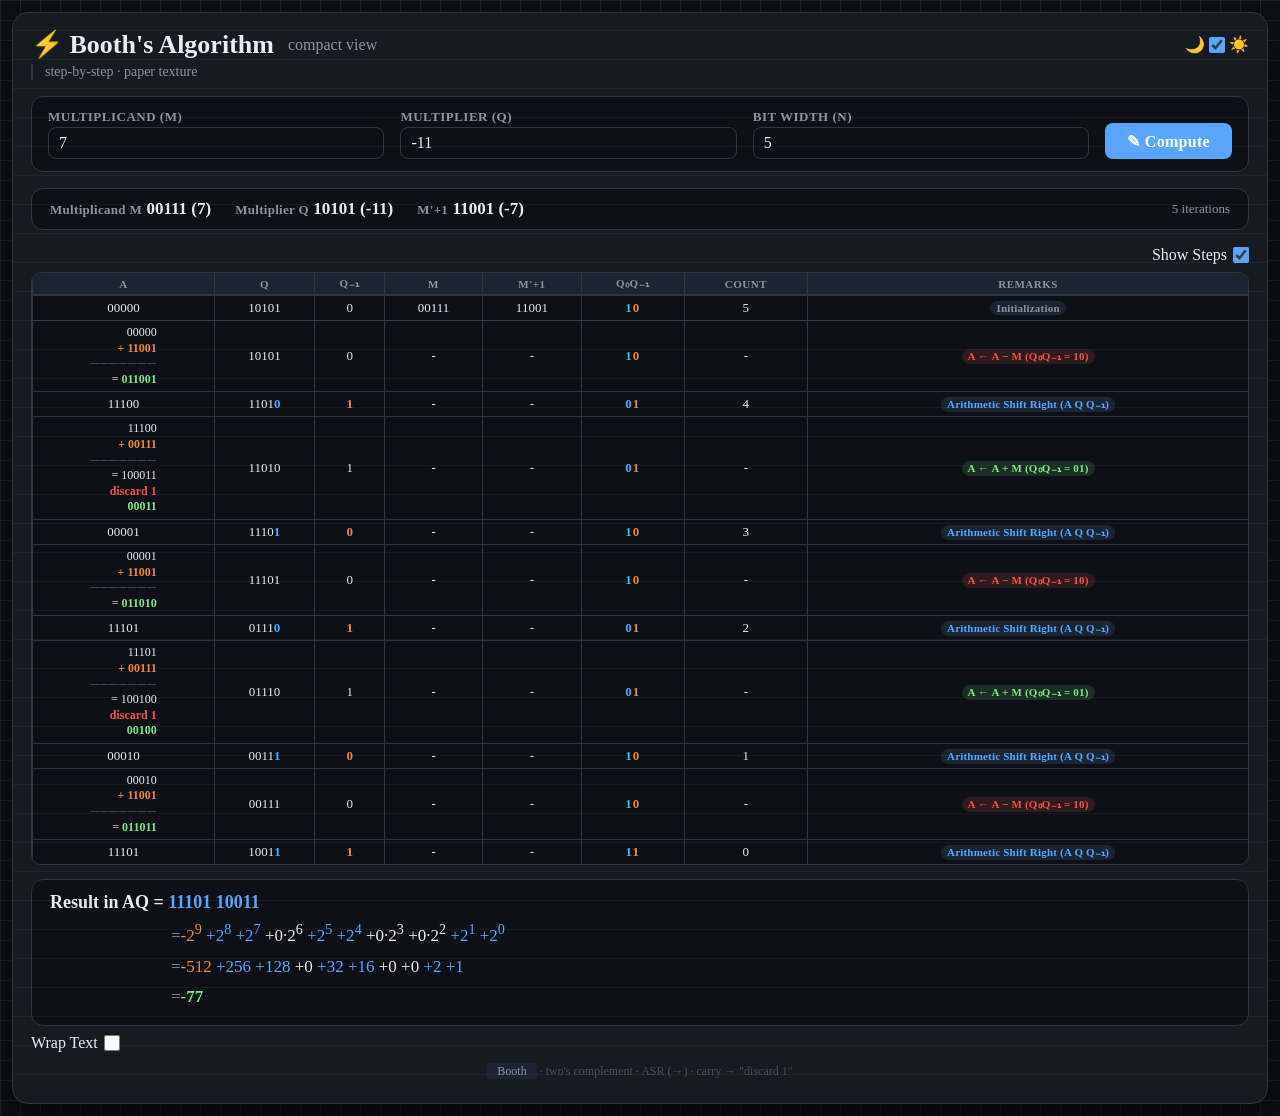
<file: index.html>
<!DOCTYPE html>
<html lang="en">
<head>
    <meta charset="UTF-8" />
    <meta name="viewport" content="width=device-width, initial-scale=1.0" />
    <title>Booth's Algorithm · Compact</title>
    <link rel="stylesheet" href="style.css" />
</head>
<body>

    <div class="container" id="container">
        <!-- ─── HEADER ─── -->
        <div class="header">
            <h1>⚡ Booth's Algorithm <small>compact view</small></h1>
            <div style="display: flex; gap: 12px; align-items: center; flex-wrap: wrap;">
                <div class="theme-toggle">
                    <label for="themeToggle" style="cursor: pointer;">🌙</label>
                    <input type="checkbox" id="themeToggle" checked />
                    <label for="themeToggle" style="cursor: pointer;">☀️</label>
                </div>
            </div>
        </div>
        <div class="subhead">step‑by‑step · paper texture</div>

        <!-- ─── INPUT ─── -->
        <div class="input-grid">
            <div class="input-group">
                <label for="multiplicand">Multiplicand (M)</label>
                <input type="number" id="multiplicand" value="7" step="1" />
            </div>
            <div class="input-group">
                <label for="multiplier">Multiplier (Q)</label>
                <input type="number" id="multiplier" value="-11" step="1" />
            </div>
            <div class="input-group">
                <label for="bitWidth">Bit width (n)</label>
                <input type="number" id="bitWidth" value="5" min="2" max="16" step="1" />
            </div>
            <button class="btn-calc" id="calcBtn">✎ Compute</button>
        </div>

        <div class="message" id="message"></div>

        <!-- ─── SUMMARY ─── -->
        <div class="result-summary" id="resultSummary" style="display:none;">
            <div>
                <span class="label">Multiplicand M</span>
                <span class="value" id="displayM">—</span>
            </div>
            <div>
                <span class="label">Multiplier Q</span>
                <span class="value" id="displayQ">—</span>
            </div>
            <div>
                <span class="label">M'+1</span>
                <span class="value" id="displayM1">—</span>
            </div>
            <div style="margin-left:auto; font-size:13px; color:var(--text-muted); font-family:'Caveat',cursive;">
                <span id="iterCount"></span> iterations
            </div>
        </div>

        <!-- ─── TABLE CONTROLS ─── -->
        <div class="table-controls" id="tableControls" style="display:none;">
            <div class="toggle-wrapper">
                <label for="showStepsToggle" style="cursor: pointer;">Show Steps</label>
                <input type="checkbox" id="showStepsToggle" checked />
            </div>
        </div>

        <!-- ─── TABLE ─── -->
        <div class="table-wrap" id="tableWrap" style="display:none;">
            <table>
                <thead>
                    <tr>
                        <th>A</th>
                        <th>Q</th>
                        <th>Q₋₁</th>
                        <th>M</th>
                        <th>M'+1</th>
                        <th>Q₀Q₋₁</th>
                        <th>count</th>
                        <th>Remarks</th>
                    </tr>
                </thead>
                <tbody id="tableBody"></tbody>
            </table>
        </div>

        <!-- ─── FINAL EXPANSION ─── -->
        <div id="finalExpansion" style="display:none;" class="final-expansion"></div>

        <!-- ─── RESULT CONTROLS ─── -->
        <div class="result-controls" id="resultControls" style="display:none;">
            <div class="toggle-wrapper">
                <label for="wrapToggle" style="cursor: pointer;">Wrap Text</label>
                <input type="checkbox" id="wrapToggle" />
            </div>
        </div>

        <div class="footnote"><code>Booth</code> · two's complement · ASR (→) · carry → "discard 1"</div>
    </div>

    <script src="script.js"></script>
</body>
</html>
</file>
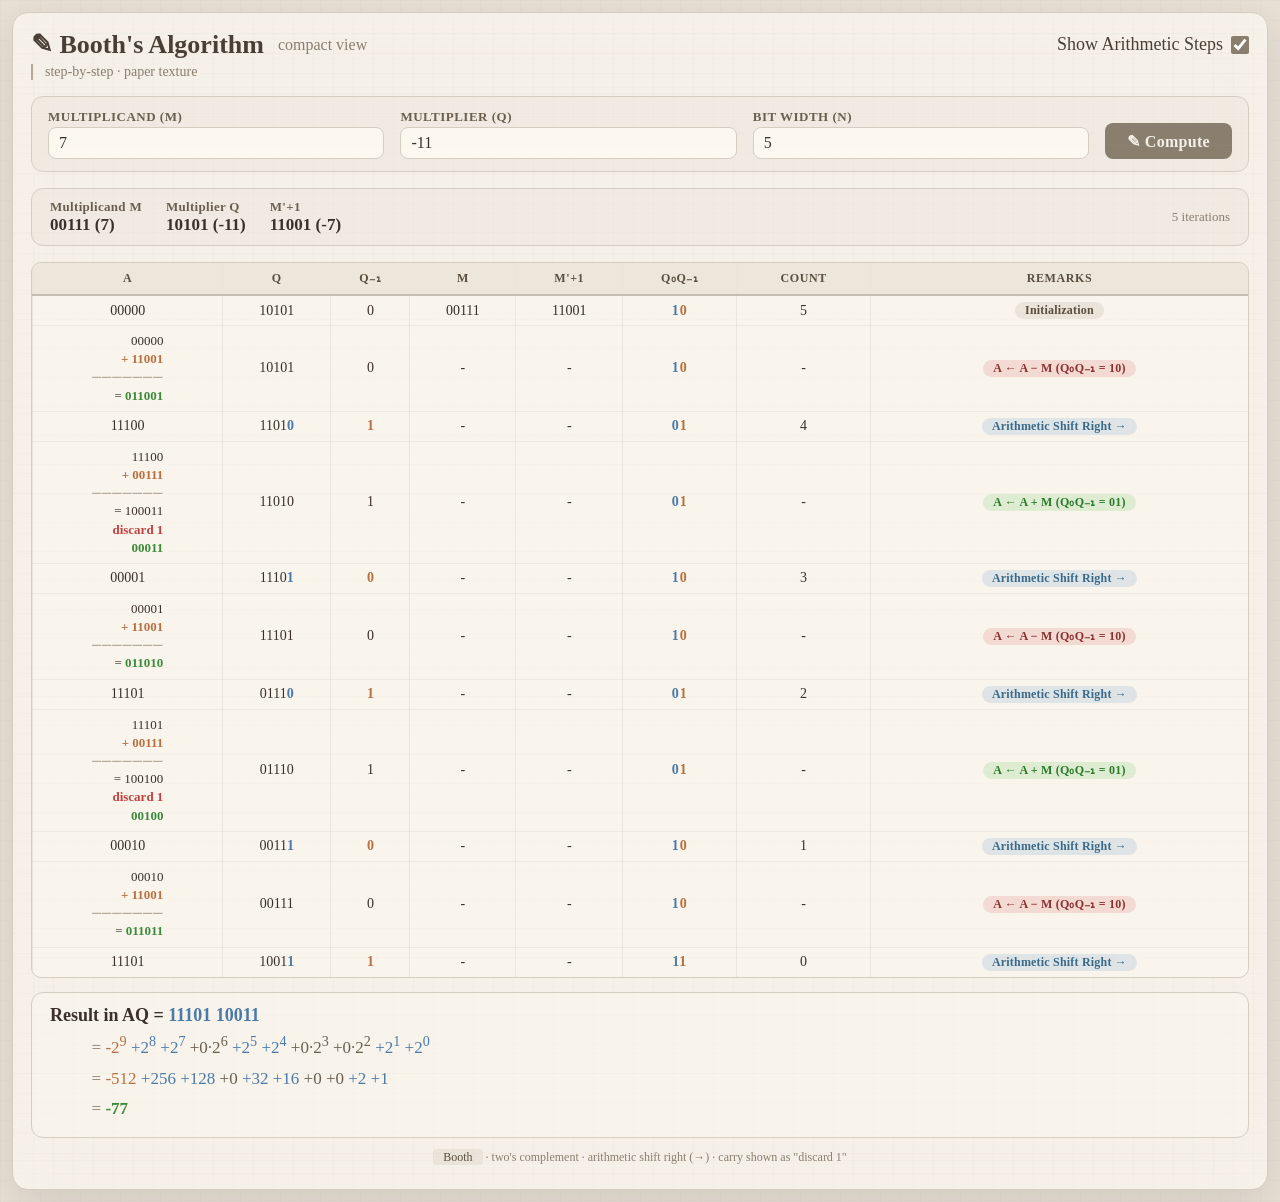
<file: index2.html>
<!DOCTYPE html>
<html lang="en">
<head>
    <meta charset="UTF-8" />
    <meta name="viewport" content="width=device-width, initial-scale=1.0" />
    <title>Booth's Algorithm · Compact</title>
    <style>
        /* ── Reset & base ── */
        * {
            box-sizing: border-box;
            margin: 0;
            padding: 0;
        }
        body {
            background: #e8e0d5;
            background-image: 
                linear-gradient(rgba(200,190,180,0.1) 1px, transparent 1px),
                linear-gradient(90deg, rgba(200,190,180,0.1) 1px, transparent 1px);
            background-size: 20px 20px;
            min-height: 100vh;
            display: flex;
            justify-content: center;
            align-items: center;
            padding: 12px;
            font-family: 'Segoe UI', sans-serif;
        }
        .container {
            max-width: 1300px;
            width: 100%;
            background: #f5f0e8;
            background-image: 
                linear-gradient(rgba(200,190,180,0.08) 1px, transparent 1px),
                linear-gradient(90deg, rgba(200,190,180,0.08) 1px, transparent 1px);
            background-size: 20px 20px;
            border-radius: 16px;
            padding: 16px 18px 24px;
            border: 1px solid #d5cdc0;
            box-shadow: 0 12px 40px rgba(0,0,0,0.1), inset 0 0 60px rgba(255,248,235,0.3);
            position: relative;
        }
        .container::before {
            content: '';
            position: absolute;
            top: 0; left: 0; right: 0; bottom: 0;
            background: repeating-linear-gradient(0deg, transparent, transparent 28px, rgba(200,190,180,0.05) 28px, rgba(200,190,180,0.05) 29px);
            pointer-events: none;
            border-radius: 16px;
        }

        @import url('https://fonts.googleapis.com/css2?family=Caveat:wght@400;600;700&display=swap');

        .header {
            display: flex;
            justify-content: space-between;
            align-items: center;
            flex-wrap: wrap;
            margin-bottom: 4px;
        }
        h1 {
            font-size: 26px;
            font-weight: 700;
            display: flex;
            align-items: center;
            gap: 8px;
            font-family: 'Caveat', cursive;
            color: #4a3f35;
        }
        h1 small {
            font-size: 16px;
            font-weight: 400;
            color: #8a7e6e;
            margin-left: 6px;
        }
        .toggle-wrapper {
            display: flex;
            align-items: center;
            gap: 8px;
            font-family: 'Caveat', cursive;
            font-size: 18px;
            color: #4a3f35;
        }
        .toggle-wrapper input[type="checkbox"] {
            width: 18px;
            height: 18px;
            accent-color: #8a7e6e;
            cursor: pointer;
        }
        .subhead {
            color: #8a7e6e;
            font-size: 14px;
            border-left: 2px solid #b8a898;
            padding-left: 12px;
            margin-bottom: 16px;
            margin-top: 2px;
            font-family: 'Caveat', cursive;
        }

        .input-grid {
            display: flex;
            flex-wrap: wrap;
            gap: 12px 16px;
            align-items: flex-end;
            background: rgba(235,225,215,0.4);
            padding: 12px 16px;
            border-radius: 12px;
            border: 1px solid #d5cdc0;
            margin-bottom: 16px;
        }
        .input-group {
            display: flex;
            flex-direction: column;
            gap: 2px;
            flex: 1 1 100px;
            min-width: 90px;
        }
        .input-group label {
            font-size: 13px;
            font-weight: 600;
            color: #6a5f4f;
            text-transform: uppercase;
            letter-spacing: 0.5px;
            font-family: 'Caveat', cursive;
        }
        .input-group input {
            background: #fcf8f0;
            border: 1.5px solid #d5cdc0;
            border-radius: 8px;
            padding: 6px 10px;
            color: #3a3028;
            font-size: 16px;
            font-weight: 500;
            width: 100%;
            font-family: 'Caveat', cursive;
            transition: border 0.2s, box-shadow 0.2s;
        }
        .input-group input:focus {
            outline: none;
            border-color: #8a7e6e;
            box-shadow: 0 0 0 2px rgba(138,126,110,0.15);
        }
        .btn-calc {
            background: #8a7e6e;
            color: #f5f0e8;
            border: none;
            border-radius: 8px;
            padding: 6px 22px;
            font-size: 16px;
            font-weight: 600;
            cursor: pointer;
            transition: background 0.2s, transform 0.1s;
            height: 36px;
            align-self: flex-end;
            flex: 0 0 auto;
            white-space: nowrap;
            font-family: 'Caveat', cursive;
            letter-spacing: 0.3px;
        }
        .btn-calc:hover { background: #6a5f4f; }
        .btn-calc:active { transform: scale(0.97); }

        .message {
            padding: 8px 14px;
            border-radius: 8px;
            margin-bottom: 14px;
            font-size: 14px;
            font-weight: 500;
            display: none;
            font-family: 'Caveat', cursive;
        }
        .message.error {
            display: block;
            background: #f5e0e0;
            border: 1px solid #d4a0a0;
            color: #8a4040;
        }
        .message.success {
            display: block;
            background: #e0f0e0;
            border: 1px solid #a0c0a0;
            color: #3a6a3a;
        }

        .result-summary {
            display: flex;
            flex-wrap: wrap;
            gap: 12px 24px;
            background: rgba(235,225,215,0.4);
            border-radius: 12px;
            padding: 10px 18px;
            border: 1px solid #d5cdc0;
            margin-bottom: 16px;
            align-items: center;
        }
        .result-summary .label {
            font-size: 13px;
            color: #6a5f4f;
            font-weight: 600;
            letter-spacing: 0.3px;
            font-family: 'Caveat', cursive;
        }
        .result-summary .value {
            font-family: 'Caveat', cursive;
            font-size: 17px;
            font-weight: 600;
            color: #3a3028;
        }

        .table-wrap {
            overflow-x: auto;
            border-radius: 10px;
            border: 1px solid #d5cdc0;
            background: rgba(252,248,240,0.5);
        }
        table {
            width: 100%;
            border-collapse: collapse;
            font-size: 13px;
            min-width: 820px;
            font-family: 'Caveat', cursive;
        }
        thead th {
            background: rgba(220,210,195,0.4);
            color: #5a4f3f;
            font-weight: 700;
            font-size: 12px;
            text-transform: uppercase;
            letter-spacing: 0.6px;
            padding: 8px 6px;
            border-bottom: 2px solid #c5bdb0;
            text-align: center;
            position: sticky;
            top: 0;
            z-index: 2;
        }
        tbody td {
            padding: 6px 6px;
            text-align: center;
            font-family: 'Caveat', cursive;
            font-size: 14px;
            vertical-align: middle;
            background: rgba(252,248,240,0.2);
            color: #3a3028;
        }

        .table-wrap th, .table-wrap td {
            border-right: 1px solid rgba(180,170,155,0.2);
        }
        .table-wrap th:last-child, .table-wrap td:last-child { border-right: none; }
        .table-wrap th:first-child, .table-wrap td:first-child { border-left: 1px solid rgba(180,170,155,0.2); }

        tbody tr td {
            border-bottom: 1px solid rgba(180,170,155,0.15);
        }
        tbody tr:last-child td {
            border-bottom: none;
        }

        .a-stack {
            display: inline-block;
            text-align: right;
            line-height: 1.4;
            font-size: 13px;
            font-family: 'Caveat', cursive;
        }
        .a-stack .line { display: block; white-space: nowrap; }
        .a-stack .op-symbol { color: #b87040; font-weight: 700; }
        .a-stack .result { color: #3a8a3a; font-weight: 700; }
        .a-stack .discard { color: #c04040; font-weight: 700; }
        .a-stack .dash { color: #a09080; letter-spacing: 1px; }

        .badge {
            display: inline-block;
            padding: 1px 10px;
            border-radius: 16px;
            font-size: 12px;
            font-weight: 600;
            font-family: 'Caveat', cursive;
            letter-spacing: 0.2px;
        }
        .badge-init { background: rgba(200,190,175,0.3); color: #5a4f3f; }
        .badge-add { background: rgba(60,180,60,0.15); color: #2a7a2a; }
        .badge-sub { background: rgba(200,60,60,0.15); color: #8a3030; }
        .badge-noop { background: rgba(160,150,135,0.15); color: #6a5f4f; }
        .badge-asr { background: rgba(70,130,200,0.15); color: #3a6a8a; }
        .badge-asr .arrow { color: #b87040; margin-left: 3px; }

        .highlight-lsb { color: #4a7aaa; font-weight: 700; }
        .highlight-qminus1 { color: #b87040; font-weight: 700; }
        .q0qminus1-display { font-weight: 700; letter-spacing: 1px; }
        .q0qminus1-display .q0 { color: #4a7aaa; }
        .q0qminus1-display .qminus1 { color: #b87040; }

        .footnote {
            margin-top: 12px;
            color: #8a7e6e;
            font-size: 12px;
            text-align: center;
            font-family: 'Caveat', cursive;
        }
        .footnote code {
            background: rgba(200,190,175,0.25);
            padding: 1px 10px;
            border-radius: 4px;
            color: #5a4f3f;
            font-family: 'Caveat', cursive;
        }

        .final-expansion {
            margin-top: 14px;
            background: rgba(252,248,240,0.5);
            border-radius: 12px;
            padding: 12px 18px;
            border: 1px solid #d5cdc0;
            font-family: 'Caveat', cursive;
            color: #3a3028;
        }
        .final-expansion .highlight { color: #4a7aaa; }
        .final-expansion .highlight-green { color: #3a8a3a; }
        .final-expansion .highlight-orange { color: #b87040; }
        .final-expansion .eq-sign {
            display: inline-block;
            width: 1.6em;
            text-align: right;
            color: #8a7e6e;
            font-weight: 400;
        }
        .final-expansion .line-content { display: inline-block; }
        .final-expansion .result-line { color: #3a8a3a; font-weight: 700; margin-top: 0; }
        .final-expansion .zero-term { color: #6a5f4f; }
        .final-expansion .line-wrapper {
            padding-left: 24px;
            line-height: 1.8;
            font-size: 17px;
        }
        .final-expansion .result-line {
            color: #3a8a3a;
            font-weight: 700;
            margin-top: 0;
        }

        @media (max-width: 700px) {
            .container { padding: 12px 10px; }
            h1 { font-size: 22px; }
            .header { flex-direction: column; align-items: flex-start; gap: 6px; }
            .input-grid { flex-direction: column; gap: 8px; padding: 12px; }
            .input-group { flex: 1 1 auto; width: 100%; }
            .btn-calc { width: 100%; }
            table { font-size: 12px; min-width: 600px; }
            .final-expansion .line-wrapper { padding-left: 16px; font-size: 15px; }
        }
        @media (max-width: 480px) {
            table { font-size: 11px; min-width: 480px; }
            .final-expansion .line-wrapper { padding-left: 8px; font-size: 14px; }
        }
        .table-wrap::-webkit-scrollbar {
            height: 6px;
        }
        .table-wrap::-webkit-scrollbar-track { background: #f0ebe3; }
        .table-wrap::-webkit-scrollbar-thumb { background: #c5bdb0; border-radius: 4px; }
        .table-wrap::-webkit-scrollbar-thumb:hover { background: #b0a898; }
    </style>
</head>
<body>

    <div class="container">
        <!-- ─── HEADER WITH TOGGLE ─── -->
        <div class="header">
            <h1>✎ Booth's Algorithm <small>compact view</small></h1>
            <div class="toggle-wrapper">
                <label for="showStepsToggle" style="cursor: pointer;">Show Arithmetic Steps</label>
                <input type="checkbox" id="showStepsToggle" checked />
            </div>
        </div>
        <div class="subhead">step‑by‑step · paper texture</div>

        <!-- ─── INPUT ─── -->
        <div class="input-grid">
            <div class="input-group">
                <label for="multiplicand">Multiplicand (M)</label>
                <input type="number" id="multiplicand" value="7" step="1" />
            </div>
            <div class="input-group">
                <label for="multiplier">Multiplier (Q)</label>
                <input type="number" id="multiplier" value="-11" step="1" />
            </div>
            <div class="input-group">
                <label for="bitWidth">Bit width (n)</label>
                <input type="number" id="bitWidth" value="5" min="2" max="16" step="1" />
            </div>
            <button class="btn-calc" id="calcBtn">✎ Compute</button>
        </div>

        <div class="message" id="message"></div>

        <!-- ─── SUMMARY ─── -->
        <div class="result-summary" id="resultSummary" style="display:none;">
            <div>
                <div class="label">Multiplicand M</div>
                <div class="value" id="displayM">—</div>
            </div>
            <div>
                <div class="label">Multiplier Q</div>
                <div class="value" id="displayQ">—</div>
            </div>
            <div>
                <div class="label">M'+1</div>
                <div class="value" id="displayM1">—</div>
            </div>
            <div style="margin-left:auto; font-size:13px; color:#8a7e6e; font-family:'Caveat',cursive;">
                <span id="iterCount"></span> iterations
            </div>
        </div>

        <!-- ─── TABLE ─── -->
        <div class="table-wrap" id="tableWrap" style="display:none;">
            <table>
                <thead>
                    <tr>
                        <th>A</th>
                        <th>Q</th>
                        <th>Q₋₁</th>
                        <th>M</th>
                        <th>M'+1</th>
                        <th>Q₀Q₋₁</th>
                        <th>count</th>
                        <th>Remarks</th>
                    </tr>
                </thead>
                <tbody id="tableBody"></tbody>
            </table>
        </div>

        <!-- ─── FINAL EXPANSION ─── -->
        <div id="finalExpansion" style="display:none;" class="final-expansion"></div>

        <div class="footnote"><code>Booth</code> · two's complement · arithmetic shift right (→) · carry shown as "discard 1"</div>
    </div>

    <script>
        // ─── Helpers ──────────────────────────────────────────────
        function toBinary(n, bits) {
            const mask = (1 << bits) - 1;
            return (n & mask).toString(2).padStart(bits, '0');
        }

        function asr(A, Q, Q1, n) {
            const combined = (A << (n + 1)) | (Q << 1) | Q1;
            const signBit = (A >> (n - 1)) & 1;
            let shifted = combined >> 1;
            if (signBit === 1) {
                const topMask = ~((1 << (2 * n)) - 1);
                shifted |= topMask;
            }
            const newA = (shifted >> (n + 1)) & ((1 << n) - 1);
            const newQ = (shifted >> 1) & ((1 << n) - 1);
            const newQ1 = shifted & 1;
            return [newA, newQ, newQ1];
        }

        function highlightQ(qBin, isShift) {
            if (!isShift) return qBin;
            const lsb = qBin[qBin.length - 1];
            const rest = qBin.slice(0, -1);
            return rest + `<span class="highlight-lsb">${lsb}</span>`;
        }

        function highlightQminus1(val, isShift) {
            if (!isShift) return String(val);
            return `<span class="highlight-qminus1">${val}</span>`;
        }

        function formatQ0Qminus1(q0, qminus1) {
            return `<span class="q0qminus1-display"><span class="q0">${q0}</span><span class="qminus1">${qminus1}</span></span>`;
        }

        // ─── Booth's algorithm ────────────────────────────────────
        function boothAlgorithmWithSteps(multiplier, multiplicand, n) {
            const maxVal = (1 << (n - 1)) - 1;
            const minVal = -(1 << (n - 1));
            if (multiplier < minVal || multiplier > maxVal ||
                multiplicand < minVal || multiplicand > maxVal) {
                throw new Error(`Values must be in range [${minVal}, ${maxVal}] for ${n}-bit two's complement.`);
            }

            const mask = (1 << n) - 1;
            const M = multiplicand & mask;
            const Q = multiplier & mask;
            const M1 = ((~M) + 1) & mask;

            let A = 0;
            let Qreg = Q;
            let Qminus1 = 0;
            let count = n;
            const rows = [];

            // ── Init row ──
            rows.push({
                type: 'init',
                aDisplay: toBinary(A, n),
                qBin: toBinary(Qreg, n),
                qMinus1: Qminus1,
                q0: Qreg & 1,
                mBin: toBinary(M, n),
                m1Bin: toBinary(M1, n),
                count: count,
                remark: 'Initialization',
                badgeClass: 'badge-init'
            });

            // ── Iterations ──
            while (count > 0) {
                const Q0 = Qreg & 1;
                let opType = 'noop';
                let remark = '';
                let badgeClass = 'badge-noop';
                let aBefore = A;
                let aOperand = 0;
                let aResult = A;
                let carry = false;
                let opSymbol = '';

                if (Q0 === 0 && Qminus1 === 1) {
                    const sum = A + M;
                    aOperand = M;
                    aResult = sum & mask;
                    carry = (sum & ~mask) !== 0;
                    opType = 'add';
                    remark = 'A ← A + M  (Q₀Q₋₁ = 01)';
                    badgeClass = 'badge-add';
                    opSymbol = '+';
                    A = aResult;
                } else if (Q0 === 1 && Qminus1 === 0) {
                    const sum = A + M1;
                    aOperand = M1;
                    aResult = sum & mask;
                    carry = (sum & ~mask) !== 0;
                    opType = 'sub';
                    remark = 'A ← A − M  (Q₀Q₋₁ = 10)';
                    badgeClass = 'badge-sub';
                    opSymbol = '−';
                    A = aResult;
                } else {
                    opType = 'noop';
                    remark = 'No operation (Q₀Q₋₁ = 00 or 11)';
                    badgeClass = 'badge-noop';
                    opSymbol = '—';
                    aResult = A;
                    carry = false;
                }

                // ── Build multi‑line A display for full detail mode ──
                let aDisplayLines = [];
                if (opType === 'add' || opType === 'sub') {
                    const aBeforeStr = toBinary(aBefore, n);
                    const aOperandStr = toBinary(aOperand, n);
                    const aResultStr = toBinary(aResult, n);
                    const fullSum = aBefore + aOperand;
                    const fullSumStr = fullSum.toString(2).padStart(n + 1, '0');
                    aDisplayLines.push(`  ${aBeforeStr}`);
                    aDisplayLines.push(`+ ${aOperandStr}`);
                    aDisplayLines.push(`───────`);
                    if (carry) {
                        aDisplayLines.push(`= ${fullSumStr}`);
                        aDisplayLines.push(`  <span class="discard">discard 1</span>`);
                        aDisplayLines.push(`  <span class="result">${aResultStr}</span>`);
                    } else {
                        aDisplayLines.push(`= <span class="result">${fullSumStr}</span>`);
                    }
                } else {
                    aDisplayLines.push(`  ${toBinary(aBefore, n)}`);
                    aDisplayLines.push(`  (unchanged)`);
                }

                // ── Store the result value (truncated) for simplified view ──
                const resultValue = toBinary(aResult, n);

                // ── Operation row ──
                rows.push({
                    type: 'operation',
                    aDisplayLines: aDisplayLines,   // full multi-line stack
                    resultValue: resultValue,       // just the truncated result (green)
                    qBin: toBinary(Qreg, n),
                    qMinus1: Qminus1,
                    q0: Q0,
                    mBin: '-',
                    m1Bin: '-',
                    count: '-',
                    remark: remark,
                    badgeClass: badgeClass
                });

                // ── Arithmetic Shift Right ──
                const [newA, newQ, newQminus1] = asr(A, Qreg, Qminus1, n);
                A = newA;
                Qreg = newQ;
                Qminus1 = newQminus1;
                count--;

                // ── Shift row ──
                rows.push({
                    type: 'shift',
                    aDisplay: toBinary(A, n),
                    qBin: toBinary(Qreg, n),
                    qMinus1: Qminus1,
                    q0: Qreg & 1,
                    mBin: '-',
                    m1Bin: '-',
                    count: count,
                    remark: 'Arithmetic Shift Right →',
                    badgeClass: 'badge-asr'
                });
            }

            return rows;
        }

        // ─── DOM ──────────────────────────────────────────────────
        const multiplicandInput = document.getElementById('multiplicand');
        const multiplierInput = document.getElementById('multiplier');
        const bitWidthInput = document.getElementById('bitWidth');
        const calcBtn = document.getElementById('calcBtn');
        const messageEl = document.getElementById('message');
        const resultSummary = document.getElementById('resultSummary');
        const displayM = document.getElementById('displayM');
        const displayQ = document.getElementById('displayQ');
        const displayM1 = document.getElementById('displayM1');
        const iterCount = document.getElementById('iterCount');
        const tableWrap = document.getElementById('tableWrap');
        const tableBody = document.getElementById('tableBody');
        const finalExpansion = document.getElementById('finalExpansion');
        const showStepsToggle = document.getElementById('showStepsToggle');

        function showMessage(text, type) {
            messageEl.textContent = text;
            messageEl.className = 'message ' + type;
        }
        function hideMessage() {
            messageEl.className = 'message';
            messageEl.textContent = '';
        }

        function compute() {
            hideMessage();
            resultSummary.style.display = 'none';
            tableWrap.style.display = 'none';
            finalExpansion.style.display = 'none';

            const multiplicand = parseInt(multiplicandInput.value);
            const multiplier = parseInt(multiplierInput.value);
            const n = parseInt(bitWidthInput.value);

            if (isNaN(multiplicand) || isNaN(multiplier) || isNaN(n)) {
                showMessage('Please enter valid numbers.', 'error');
                return;
            }
            if (n < 2 || n > 16) {
                showMessage('Bit width must be between 2 and 16.', 'error');
                return;
            }
            const maxVal = (1 << (n - 1)) - 1;
            const minVal = -(1 << (n - 1));
            if (multiplicand < minVal || multiplicand > maxVal) {
                showMessage(`Multiplicand must be in [${minVal}, ${maxVal}] for ${n}-bit two's complement.`, 'error');
                return;
            }
            if (multiplier < minVal || multiplier > maxVal) {
                showMessage(`Multiplier must be in [${minVal}, ${maxVal}] for ${n}-bit two's complement.`, 'error');
                return;
            }

            try {
                const allRows = boothAlgorithmWithSteps(multiplier, multiplicand, n);

                const M_val = multiplicand & ((1 << n) - 1);
                const M1_val = ((~M_val) + 1) & ((1 << n) - 1);
                displayM.textContent = toBinary(M_val, n) + ' (' + multiplicand + ')';
                displayQ.textContent = toBinary(multiplier & ((1 << n) - 1), n) + ' (' + multiplier + ')';
                displayM1.textContent = toBinary(M1_val, n) + ' (' + (-multiplicand) + ')';
                const shiftRows = allRows.filter(r => r.type === 'shift');
                iterCount.textContent = shiftRows.length;
                resultSummary.style.display = 'flex';

                // ─── Determine display mode ───
                const showFullArithmetic = showStepsToggle.checked;

                // ─── Render table ───
                tableBody.innerHTML = '';
                allRows.forEach((row) => {
                    const tr = document.createElement('tr');

                    // ─── A column ───
                    const tdA = document.createElement('td');
                    if (row.type === 'operation') {
                        if (showFullArithmetic) {
                            // Show full multi-line arithmetic stack
                            const stack = document.createElement('div');
                            stack.className = 'a-stack';
                            row.aDisplayLines.forEach(line => {
                                const span = document.createElement('span');
                                span.className = 'line';
                                if (line.includes('<span')) {
                                    span.innerHTML = line;
                                } else {
                                    span.textContent = line;
                                    if (line.includes('+') || line.includes('−')) span.classList.add('op-symbol');
                                    else if (line.includes('────')) span.classList.add('dash');
                                }
                                stack.appendChild(span);
                            });
                            tdA.appendChild(stack);
                        } else {
                            // Show only the truncated result in green
                            const resultSpan = document.createElement('span');
                            resultSpan.style.color = '#3a8a3a';
                            resultSpan.style.fontWeight = '700';
                            resultSpan.textContent = row.resultValue;
                            tdA.appendChild(resultSpan);
                        }
                    } else {
                        // init or shift: plain binary
                        tdA.textContent = row.aDisplay;
                    }
                    tr.appendChild(tdA);

                    // ─── Q (highlight LSB only on shift rows) ───
                    const tdQ = document.createElement('td');
                    const isShift = (row.type === 'shift');
                    tdQ.innerHTML = highlightQ(row.qBin, isShift);
                    tr.appendChild(tdQ);

                    // ─── Q₋₁ (highlight only on shift rows) ───
                    const tdQminus1 = document.createElement('td');
                    tdQminus1.innerHTML = highlightQminus1(row.qMinus1, isShift);
                    tr.appendChild(tdQminus1);

                    // ─── M ───
                    const tdM = document.createElement('td');
                    tdM.textContent = row.mBin;
                    tr.appendChild(tdM);

                    // ─── M'+1 ───
                    const tdM1 = document.createElement('td');
                    tdM1.textContent = row.m1Bin;
                    tr.appendChild(tdM1);

                    // ─── Q₀Q₋₁ ───
                    const tdQ0Qminus1 = document.createElement('td');
                    tdQ0Qminus1.innerHTML = formatQ0Qminus1(row.q0, row.qMinus1);
                    tr.appendChild(tdQ0Qminus1);

                    // ─── count ───
                    const tdCount = document.createElement('td');
                    tdCount.textContent = row.count;
                    tr.appendChild(tdCount);

                    // ─── Remarks ───
                    const tdRemark = document.createElement('td');
                    const badge = document.createElement('span');
                    badge.className = 'badge ' + row.badgeClass;
                    if (row.type === 'shift') {
                        badge.innerHTML = row.remark;
                    } else {
                        badge.textContent = row.remark;
                    }
                    tdRemark.appendChild(badge);
                    tr.appendChild(tdRemark);

                    tableBody.appendChild(tr);
                });

                tableWrap.style.display = 'block';

                // ─── Final expansion (always shown) ───
                const lastShift = [...allRows].reverse().find(r => r.type === 'shift');
                const lastRow = lastShift || allRows[allRows.length - 1];
                const A_bin = lastRow.aDisplay || '0';
                const Q_bin = lastRow.qBin;
                const combined = A_bin + Q_bin;
                const len = combined.length;

                let powerTerms = [];
                let numericTerms = [];
                let total = 0;
                for (let i = 0; i < len; i++) {
                    const pos = len - 1 - i;
                    const weight = (i === 0) ? -Math.pow(2, pos) : Math.pow(2, pos);
                    const bit = combined[i];
                    if (bit === '1') {
                        const powerStr = (i === 0) ? `-2<sup>${pos}</sup>` : `+2<sup>${pos}</sup>`;
                        const powerClass = (i === 0) ? 'highlight-orange' : 'highlight';
                        const numValue = (i === 0) ? -Math.pow(2, pos) : Math.pow(2, pos);
                        const numStr = (i === 0) ? `${numValue}` : `+${numValue}`;
                        const numClass = (i === 0) ? 'highlight-orange' : 'highlight';
                        powerTerms.push(`<span class="${powerClass}">${powerStr}</span>`);
                        numericTerms.push(`<span class="${numClass}">${numStr}</span>`);
                        total += (i === 0 ? -Math.pow(2, pos) : Math.pow(2, pos));
                    } else {
                        const powerStr = (i === 0) ? `0·2<sup>${pos}</sup>` : `+0·2<sup>${pos}</sup>`;
                        const numStr = (i === 0) ? '0' : '+0';
                        powerTerms.push(`<span class="zero-term">${powerStr}</span>`);
                        numericTerms.push(`<span class="zero-term">${numStr}</span>`);
                    }
                }

                let powerLine = powerTerms.join(' ');
                if (len > 0 && combined[0] === '0') {
                    powerLine = powerLine.replace(/^\+0·2<sup>\d+<\/sup> /, '');
                }
                let numericLine = numericTerms.join(' ');
                if (len > 0 && combined[0] === '0') {
                    numericLine = numericLine.replace(/^\+0 /, '');
                }

                finalExpansion.innerHTML = `
                    <div style="font-weight:600; margin-bottom:4px; font-size:18px; font-family:'Caveat',cursive;">
                        Result in AQ = <span class="highlight">${A_bin} ${Q_bin}</span>
                    </div>
                    <div class="line-wrapper">
                        <span class="eq-sign">=</span> <span class="line-content">${powerLine}</span>
                    </div>
                    <div class="line-wrapper">
                        <span class="eq-sign">=</span> <span class="line-content">${numericLine}</span>
                    </div>
                    <div class="line-wrapper result-line">
                        <span class="eq-sign">=</span> <span class="highlight-green">${total}</span>
                    </div>
                `;
                finalExpansion.style.display = 'block';

                // ─── Scroll ───
                setTimeout(() => {
                    tableWrap.scrollIntoView({ behavior: 'smooth', block: 'start' });
                }, 100);

            } catch (err) {
                showMessage(err.message, 'error');
            }
        }

        // ─── Toggle: re‑compute when toggled ───
        showStepsToggle.addEventListener('change', compute);

        calcBtn.addEventListener('click', compute);
        [multiplicandInput, multiplierInput, bitWidthInput].forEach(inp => {
            inp.addEventListener('keydown', (e) => { if (e.key === 'Enter') compute(); });
        });
        window.addEventListener('DOMContentLoaded', compute);
    </script>
</body>
</html>
</file>
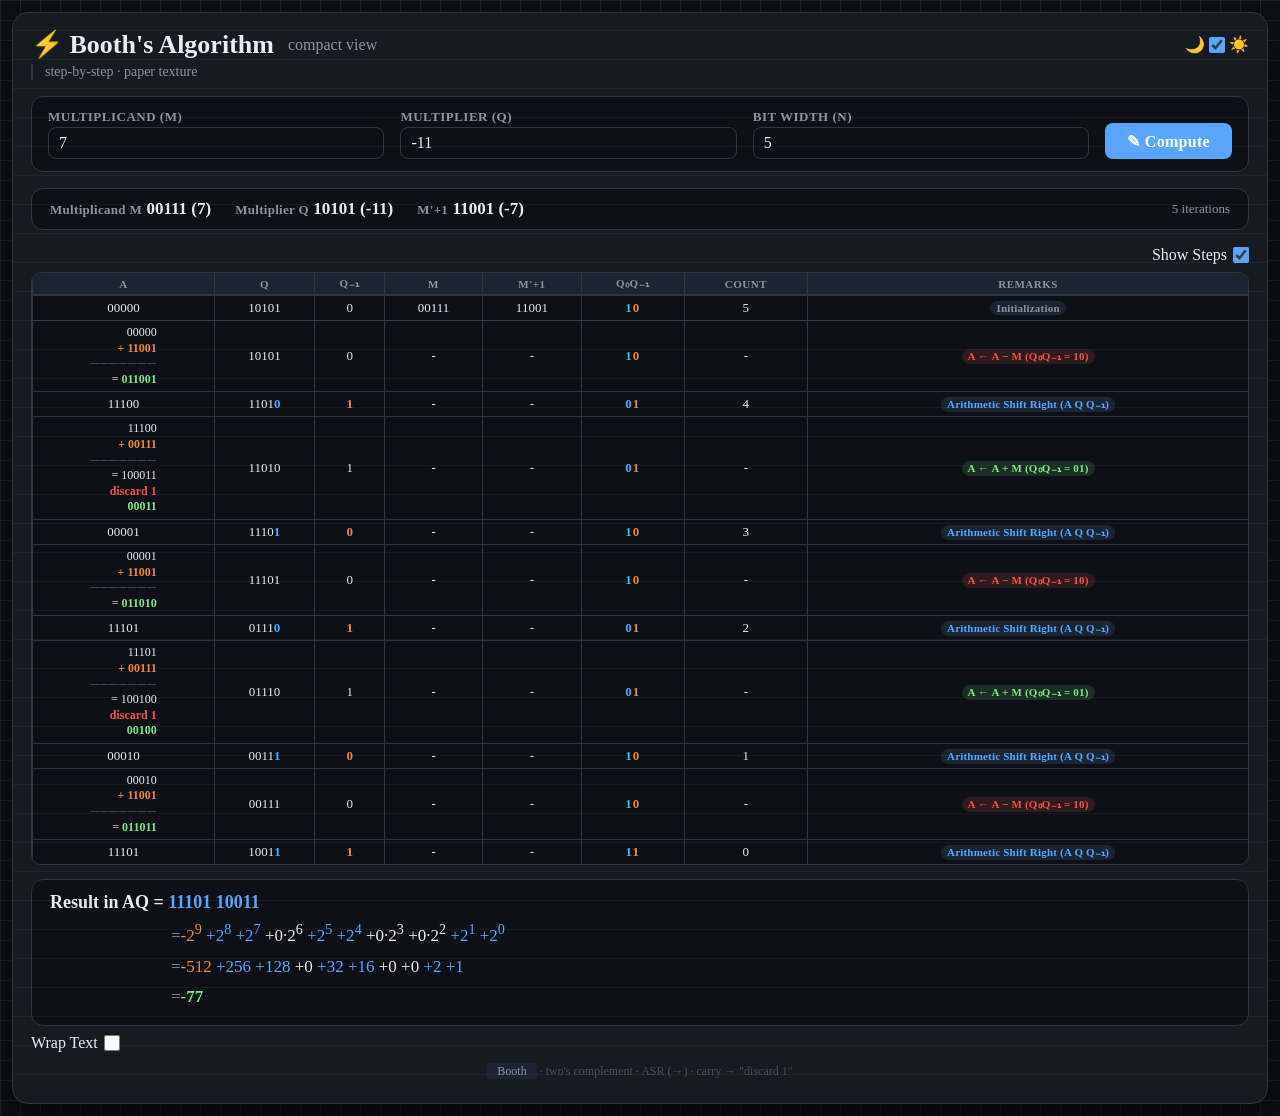
<file: index3.html>
<!DOCTYPE html>
<html lang="en">
<head>
    <meta charset="UTF-8" />
    <meta name="viewport" content="width=device-width, initial-scale=1.0" />
    <title>Booth's Algorithm · Compact</title>
    <style>
        /* ── Theme variables ── */
        :root {
            --bg-page: #0d1117;
            --bg-container: #161b22;
            --border-color: #30363d;
            --text-color: #e6edf3;
            --text-muted: #8b949e;
            --input-bg: #0d1117;
            --input-border: #30363d;
            --input-text: #e6edf3;
            --table-bg: #0d1117;
            --table-header-bg: #1c2333;
            --table-header-text: #8b949e;
            --table-cell-bg: #0d1117;
            --table-cell-text: #e6edf3;
            --badge-init: #1c2333;
            --badge-init-text: #8b949e;
            --badge-add-bg: #1c2d24;
            --badge-add-text: #7ee787;
            --badge-sub-bg: #2d1b1e;
            --badge-sub-text: #f85149;
            --badge-noop-bg: #252525;
            --badge-noop-text: #8b949e;
            --badge-asr-bg: #1c2333;
            --badge-asr-text: #58a6ff;
            --highlight-lsb: #58a6ff;
            --highlight-qminus1: #f0883e;
            --op-symbol: #f0883e;
            --result-green: #7ee787;
            --discard-red: #f85149;
            --dash-color: #484f58;
            --eq-sign-color: #8b949e;
            --zero-term-color: #e6edf3;
            --final-expansion-bg: #0d1117;
            --final-expansion-border: #30363d;
            --shadow: 0 20px 50px rgba(0, 0, 0, 0.7);
            --footnote-color: #484f58;
            --scrollbar-track: #0d1117;
            --scrollbar-thumb: #30363d;
            --scrollbar-thumb-hover: #484f58;
        }
        /* Light theme */
        [data-theme="light"] {
            --bg-page: #e8e0d5;
            --bg-container: #f5f0e8;
            --border-color: #d5cdc0;
            --text-color: #3a3028;
            --text-muted: #8a7e6e;
            --input-bg: #fcf8f0;
            --input-border: #d5cdc0;
            --input-text: #3a3028;
            --table-bg: rgba(252,248,240,0.5);
            --table-header-bg: rgba(220,210,195,0.4);
            --table-header-text: #5a4f3f;
            --table-cell-bg: rgba(252,248,240,0.2);
            --table-cell-text: #3a3028;
            --badge-init: rgba(200,190,175,0.3);
            --badge-init-text: #5a4f3f;
            --badge-add-bg: rgba(60,180,60,0.15);
            --badge-add-text: #2a7a2a;
            --badge-sub-bg: rgba(200,60,60,0.15);
            --badge-sub-text: #8a3030;
            --badge-noop-bg: rgba(160,150,135,0.15);
            --badge-noop-text: #6a5f4f;
            --badge-asr-bg: rgba(70,130,200,0.15);
            --badge-asr-text: #3a6a8a;
            --highlight-lsb: #4a7aaa;
            --highlight-qminus1: #b87040;
            --op-symbol: #b87040;
            --result-green: #3a8a3a;
            --discard-red: #c04040;
            --dash-color: #a09080;
            --eq-sign-color: #8a7e6e;
            --zero-term-color: #6a5f4f;
            --final-expansion-bg: rgba(252,248,240,0.5);
            --final-expansion-border: #d5cdc0;
            --shadow: 0 12px 40px rgba(0,0,0,0.1), inset 0 0 60px rgba(255,248,235,0.3);
            --footnote-color: #8a7e6e;
            --scrollbar-track: #f0ebe3;
            --scrollbar-thumb: #c5bdb0;
            --scrollbar-thumb-hover: #b0a898;
        }
        /* ── Reset & base ── */
        * {
            box-sizing: border-box;
            margin: 0;
            padding: 0;
        }
        body {
            background: var(--bg-page);
            background-image: 
                linear-gradient(rgba(200,190,180,0.1) 1px, transparent 1px),
                linear-gradient(90deg, rgba(200,190,180,0.1) 1px, transparent 1px);
            background-size: 20px 20px;
            color: var(--text-color);
            font-family: 'Segoe UI', 'SF Pro Display', sans-serif;
            min-height: 100vh;
            display: flex;
            justify-content: center;
            align-items: center;
            padding: 12px;
            transition: background 0.3s ease, color 0.3s ease;
        }
        .container {
            max-width: 1300px;
            width: 100%;
            background: var(--bg-container);
            border-radius: 16px;
            padding: 16px 18px 24px;
            border: 1px solid var(--border-color);
            box-shadow: var(--shadow);
            position: relative;
            transition: background 0.3s ease, border 0.3s ease, box-shadow 0.3s ease;
        }
        .container::before {
            content: '';
            position: absolute;
            top: 0; left: 0; right: 0; bottom: 0;
            background: repeating-linear-gradient(0deg, transparent, transparent 28px, rgba(200,190,180,0.05) 28px, rgba(200,190,180,0.05) 29px);
            pointer-events: none;
            border-radius: 16px;
        }

        @import url('https://fonts.googleapis.com/css2?family=Caveat:wght@400;600;700&display=swap');

        .header {
            display: flex;
            justify-content: space-between;
            align-items: center;
            flex-wrap: wrap;
            margin-bottom: 4px;
            gap: 8px;
        }
        h1 {
            font-size: 26px;
            font-weight: 700;
            display: flex;
            align-items: center;
            gap: 8px;
            font-family: 'Caveat', cursive;
            color: var(--text-color);
            transition: color 0.3s ease;
        }
        h1 small {
            font-size: 16px;
            font-weight: 400;
            color: var(--text-muted);
            margin-left: 6px;
        }

        .toggle-wrapper {
            display: flex;
            align-items: center;
            gap: 6px;
            font-family: 'Caveat', cursive;
            font-size: 16px;
            color: var(--text-color);
        }
        .toggle-wrapper input[type="checkbox"] {
            width: 16px;
            height: 16px;
            accent-color: var(--highlight-lsb);
            cursor: pointer;
        }

        .theme-toggle {
            display: flex;
            align-items: center;
            gap: 4px;
        }
        .theme-toggle label {
            font-family: 'Caveat', cursive;
            font-size: 16px;
            color: var(--text-muted);
            cursor: pointer;
        }
        .theme-toggle input[type="checkbox"] {
            width: 16px;
            height: 16px;
            accent-color: var(--highlight-lsb);
            cursor: pointer;
        }

        .subhead {
            color: var(--text-muted);
            font-size: 14px;
            border-left: 2px solid var(--border-color);
            padding-left: 12px;
            margin-bottom: 16px;
            margin-top: 2px;
            font-family: 'Caveat', cursive;
            transition: color 0.3s ease, border-color 0.3s ease;
        }

        .input-grid {
            display: flex;
            flex-wrap: wrap;
            gap: 12px 16px;
            align-items: flex-end;
            background: var(--table-bg);
            padding: 12px 16px;
            border-radius: 12px;
            border: 1px solid var(--border-color);
            margin-bottom: 16px;
            transition: background 0.3s ease, border 0.3s ease;
        }
        .input-group {
            display: flex;
            flex-direction: column;
            gap: 2px;
            flex: 1 1 100px;
            min-width: 90px;
        }
        .input-group label {
            font-size: 13px;
            font-weight: 600;
            color: var(--text-muted);
            text-transform: uppercase;
            letter-spacing: 0.5px;
            font-family: 'Caveat', cursive;
        }
        .input-group input {
            background: var(--input-bg);
            border: 1.5px solid var(--input-border);
            border-radius: 8px;
            padding: 6px 10px;
            color: var(--input-text);
            font-size: 16px;
            font-weight: 500;
            width: 100%;
            font-family: 'Caveat', cursive;
            transition: border 0.2s, box-shadow 0.2s, background 0.3s, color 0.3s;
        }
        .input-group input:focus {
            outline: none;
            border-color: var(--highlight-lsb);
            box-shadow: 0 0 0 2px rgba(88, 166, 255, 0.15);
        }
        .btn-calc {
            background: var(--highlight-lsb);
            color: #fff;
            border: none;
            border-radius: 8px;
            padding: 6px 22px;
            font-size: 16px;
            font-weight: 600;
            cursor: pointer;
            transition: background 0.2s, transform 0.1s;
            height: 36px;
            align-self: flex-end;
            flex: 0 0 auto;
            white-space: nowrap;
            font-family: 'Caveat', cursive;
            letter-spacing: 0.3px;
        }
        .btn-calc:hover { background: var(--highlight-qminus1); }
        .btn-calc:active { transform: scale(0.97); }

        .message {
            padding: 8px 14px;
            border-radius: 8px;
            margin-bottom: 14px;
            font-size: 14px;
            font-weight: 500;
            display: none;
            font-family: 'Caveat', cursive;
        }
        .message.error {
            display: block;
            background: var(--badge-sub-bg);
            border: 1px solid var(--discard-red);
            color: var(--badge-sub-text);
        }
        .message.success {
            display: block;
            background: var(--badge-add-bg);
            border: 1px solid var(--result-green);
            color: var(--badge-add-text);
        }

        .result-summary {
            display: flex;
            flex-wrap: wrap;
            gap: 12px 24px;
            background: var(--table-bg);
            border-radius: 12px;
            padding: 10px 18px;
            border: 1px solid var(--border-color);
            margin-bottom: 16px;
            align-items: center;
            transition: background 0.3s, border 0.3s;
        }
        .result-summary .label {
            font-size: 13px;
            color: var(--text-muted);
            font-weight: 600;
            letter-spacing: 0.3px;
            font-family: 'Caveat', cursive;
        }
        .result-summary .value {
            font-family: 'Caveat', cursive;
            font-size: 17px;
            font-weight: 600;
            color: var(--text-color);
        }

        /* ── Table Controls ── */
        .table-controls {
            display: flex;
            justify-content: flex-end;
            align-items: center;
            margin-bottom: 8px;
            gap: 12px;
        }

        /* ── Result Controls ── */
        .result-controls {
            display: flex;
            justify-content: flex-start;
            align-items: center;
            margin-top: 8px;
            gap: 12px;
        }

        .table-wrap {
            overflow-x: auto;
            border-radius: 10px;
            border: 1px solid var(--border-color);
            background: var(--table-bg);
            transition: background 0.3s, border 0.3s;
        }
        table {
            width: 100%;
            border-collapse: collapse;
            font-size: 12px;
            min-width: 680px;
            font-family: 'Caveat', cursive;
        }
        thead th {
            background: var(--table-header-bg);
            color: var(--table-header-text);
            font-weight: 700;
            font-size: 11px;
            text-transform: uppercase;
            letter-spacing: 0.5px;
            padding: 4px 4px;
            border-bottom: 2px solid var(--border-color);
            text-align: center;
            position: sticky;
            top: 0;
            z-index: 2;
            transition: background 0.3s, color 0.3s, border-color 0.3s;
        }
        tbody td {
            padding: 4px 4px;
            text-align: center;
            font-family: 'Caveat', cursive;
            font-size: 13px;
            vertical-align: middle;
            background: var(--table-cell-bg);
            color: var(--table-cell-text);
            transition: background 0.3s, color 0.3s;
        }

        .table-wrap th, .table-wrap td {
            border-right: 1px solid var(--border-color);
        }
        .table-wrap th:last-child, .table-wrap td:last-child { border-right: none; }
        .table-wrap th:first-child, .table-wrap td:first-child { border-left: 1px solid var(--border-color); }

        tbody tr td {
            border-bottom: 1px solid var(--border-color);
        }
        tbody tr:last-child td {
            border-bottom: none;
        }

        .a-stack {
            display: inline-block;
            text-align: right;
            line-height: 1.3;
            font-size: 12px;
            font-family: 'Caveat', cursive;
        }
        .a-stack .line { display: block; white-space: nowrap; }
        .a-stack .op-symbol { color: var(--op-symbol); font-weight: 700; }
        .a-stack .result { color: var(--result-green); font-weight: 700; }
        .a-stack .discard { color: var(--discard-red); font-weight: 700; }
        .a-stack .dash { color: var(--dash-color); letter-spacing: 1px; }

        .badge {
            display: inline-block;
            padding: 1px 6px;
            border-radius: 16px;
            font-size: 11px;
            font-weight: 600;
            font-family: 'Caveat', cursive;
            letter-spacing: 0.2px;
            white-space: normal;
            word-break: break-word;
        }
        .badge-init { background: var(--badge-init); color: var(--badge-init-text); }
        .badge-add { background: var(--badge-add-bg); color: var(--badge-add-text); }
        .badge-sub { background: var(--badge-sub-bg); color: var(--badge-sub-text); }
        .badge-noop { background: var(--badge-noop-bg); color: var(--badge-noop-text); }
        .badge-asr { background: var(--badge-asr-bg); color: var(--badge-asr-text); }
        .badge-asr .arrow { color: var(--op-symbol); margin-left: 3px; }

        .highlight-lsb { color: var(--highlight-lsb); font-weight: 700; }
        .highlight-qminus1 { color: var(--highlight-qminus1); font-weight: 700; }
        .q0qminus1-display { font-weight: 700; letter-spacing: 1px; }
        .q0qminus1-display .q0 { color: var(--highlight-lsb); }
        .q0qminus1-display .qminus1 { color: var(--highlight-qminus1); }

        .footnote {
            margin-top: 12px;
            color: var(--footnote-color);
            font-size: 12px;
            text-align: center;
            font-family: 'Caveat', cursive;
        }
        .footnote code {
            background: var(--table-header-bg);
            padding: 1px 10px;
            border-radius: 4px;
            color: var(--text-muted);
            font-family: 'Caveat', cursive;
        }

        /* ── Final Expansion ── */
        .final-expansion {
            margin-top: 14px;
            background: var(--final-expansion-bg);
            border-radius: 12px;
            padding: 12px 18px;
            border: 1px solid var(--final-expansion-border);
            font-family: 'Caveat', cursive;
            color: var(--text-color);
            transition: background 0.3s, border 0.3s, color 0.3s;
            overflow-x: auto;
            overflow-y: hidden;
            -webkit-overflow-scrolling: touch;
        }
        .final-expansion .highlight { color: var(--highlight-lsb); }
        .final-expansion .highlight-green { color: var(--result-green); }
        .final-expansion .highlight-orange { color: var(--highlight-qminus1); }
        .final-expansion .eq-sign {
            display: inline-block;
            width: 1.8em;
            text-align: right;
            color: var(--eq-sign-color);
            font-weight: 400;
            flex-shrink: 0;
        }
        .final-expansion .line-content {
            display: inline-block;
            white-space: nowrap;
        }
        .final-expansion .result-line {
            color: var(--result-green);
            font-weight: 700;
            margin-top: 0;
        }
        .final-expansion .zero-term { color: var(--zero-term-color); }
        .final-expansion .line-wrapper {
            display: flex;
            align-items: baseline;
            padding-left: 100px;
            line-height: 1.8;
            font-size: 17px;
            white-space: nowrap;
            min-width: max-content;
        }
        .final-expansion .result-line {
            color: var(--result-green);
            font-weight: 700;
            margin-top: 0;
        }

        /* ─── Wrap Mode (Flowing Text) ─── */
        .final-expansion.wrap-mode {
            overflow-x: visible;
        }
        .final-expansion.wrap-mode .line-wrapper {
            flex-wrap: wrap;
            white-space: normal;
            min-width: auto;
            padding-left: 0 !important;
        }
        .final-expansion.wrap-mode .line-content {
            white-space: normal;
        }
        .final-expansion.wrap-mode .eq-sign {
            flex-shrink: 0;
        }

        /* ─── Mobile: remove left padding ─── */
        @media (max-width: 700px) {
            .final-expansion .line-wrapper {
                padding-left: 0;
            }
            .final-expansion .eq-sign {
                width: 1.4em;
            }
            .final-expansion .line-content {
                font-size: 15px;
            }
        }

        @media (max-width: 700px) {
            .container { padding: 12px 10px; }
            h1 { font-size: 22px; }
            .header { flex-direction: column; align-items: flex-start; gap: 6px; }
            .input-grid { flex-direction: column; gap: 8px; padding: 12px; }
            .input-group { flex: 1 1 auto; width: 100%; }
            .btn-calc { width: 100%; }
            table { font-size: 11px; min-width: 520px; }
            thead th { font-size: 10px; padding: 3px 3px; }
            tbody td { font-size: 12px; padding: 3px 3px; }
            .a-stack { font-size: 11px; }
            .badge { font-size: 10px; padding: 1px 5px; }
            .final-expansion .line-wrapper { font-size: 15px; }
            .table-controls { justify-content: flex-start; }
        }
        @media (max-width: 480px) {
            table { font-size: 10px; min-width: 420px; }
            thead th { font-size: 9px; padding: 2px 2px; }
            tbody td { font-size: 11px; padding: 2px 2px; }
            .a-stack { font-size: 10px; }
            .badge { font-size: 9px; padding: 1px 4px; }
            .final-expansion .line-wrapper { font-size: 14px; }
            .final-expansion .line-content { font-size: 13px; }
        }
        .table-wrap::-webkit-scrollbar {
            height: 6px;
        }
        .table-wrap::-webkit-scrollbar-track { background: var(--scrollbar-track); }
        .table-wrap::-webkit-scrollbar-thumb { background: var(--scrollbar-thumb); border-radius: 4px; }
        .table-wrap::-webkit-scrollbar-thumb:hover { background: var(--scrollbar-thumb-hover); }
    </style>
</head>
<body>

    <div class="container" id="container">
        <!-- ─── HEADER ─── -->
        <div class="header">
            <h1>⚡ Booth's Algorithm <small>compact view</small></h1>
            <div style="display: flex; gap: 12px; align-items: center; flex-wrap: wrap;">
                <div class="theme-toggle">
                    <label for="themeToggle" style="cursor: pointer;">🌙</label>
                    <input type="checkbox" id="themeToggle" checked />
                    <label for="themeToggle" style="cursor: pointer;">☀️</label>
                </div>
            </div>
        </div>
        <div class="subhead">step‑by‑step · paper texture</div>

        <!-- ─── INPUT ─── -->
        <div class="input-grid">
            <div class="input-group">
                <label for="multiplicand">Multiplicand (M)</label>
                <input type="number" id="multiplicand" value="7" step="1" />
            </div>
            <div class="input-group">
                <label for="multiplier">Multiplier (Q)</label>
                <input type="number" id="multiplier" value="-11" step="1" />
            </div>
            <div class="input-group">
                <label for="bitWidth">Bit width (n)</label>
                <input type="number" id="bitWidth" value="5" min="2" max="16" step="1" />
            </div>
            <button class="btn-calc" id="calcBtn">✎ Compute</button>
        </div>

        <div class="message" id="message"></div>

        <!-- ─── SUMMARY ─── -->
        <div class="result-summary" id="resultSummary" style="display:none;">
            <div>
                <span class="label">Multiplicand M</span>
                <span class="value" id="displayM">—</span>
            </div>
            <div>
                <span class="label">Multiplier Q</span>
                <span class="value" id="displayQ">—</span>
            </div>
            <div>
                <span class="label">M'+1</span>
                <span class="value" id="displayM1">—</span>
            </div>
            <div style="margin-left:auto; font-size:13px; color:var(--text-muted); font-family:'Caveat',cursive;">
                <span id="iterCount"></span> iterations
            </div>
        </div>

        <!-- ─── TABLE CONTROLS ─── -->
        <div class="table-controls" id="tableControls" style="display:none;">
            <div class="toggle-wrapper">
                <label for="showStepsToggle" style="cursor: pointer;">Show Steps</label>
                <input type="checkbox" id="showStepsToggle" checked />
            </div>
        </div>

        <!-- ─── TABLE ─── -->
        <div class="table-wrap" id="tableWrap" style="display:none;">
            <table>
                <thead>
                    <tr>
                        <th>A</th>
                        <th>Q</th>
                        <th>Q₋₁</th>
                        <th>M</th>
                        <th>M'+1</th>
                        <th>Q₀Q₋₁</th>
                        <th>count</th>
                        <th>Remarks</th>
                    </tr>
                </thead>
                <tbody id="tableBody"></tbody>
            </table>
        </div>

        <!-- ─── FINAL EXPANSION ─── -->
        <div id="finalExpansion" style="display:none;" class="final-expansion"></div>

        <!-- ─── RESULT CONTROLS ─── -->
        <div class="result-controls" id="resultControls" style="display:none;">
            <div class="toggle-wrapper">
                <label for="wrapToggle" style="cursor: pointer;">Wrap Text</label>
                <input type="checkbox" id="wrapToggle" />
            </div>
        </div>

        <div class="footnote"><code>Booth</code> · two's complement · ASR (→) · carry → "discard 1"</div>
    </div>

    <script>
        // ─── Helpers ──────────────────────────────────────────────
        function toBinary(n, bits) {
            const mask = (1 << bits) - 1;
            return (n & mask).toString(2).padStart(bits, '0');
        }

        function asr(A, Q, Q1, n) {
            const combined = (A << (n + 1)) | (Q << 1) | Q1;
            const signBit = (A >> (n - 1)) & 1;
            let shifted = combined >> 1;
            if (signBit === 1) {
                const topMask = ~((1 << (2 * n)) - 1);
                shifted |= topMask;
            }
            const newA = (shifted >> (n + 1)) & ((1 << n) - 1);
            const newQ = (shifted >> 1) & ((1 << n) - 1);
            const newQ1 = shifted & 1;
            return [newA, newQ, newQ1];
        }

        function highlightQ(qBin, isShift) {
            if (!isShift) return qBin;
            const lsb = qBin[qBin.length - 1];
            const rest = qBin.slice(0, -1);
            return rest + `<span class="highlight-lsb">${lsb}</span>`;
        }

        function highlightQminus1(val, isShift) {
            if (!isShift) return String(val);
            return `<span class="highlight-qminus1">${val}</span>`;
        }

        function formatQ0Qminus1(q0, qminus1) {
            return `<span class="q0qminus1-display"><span class="q0">${q0}</span><span class="qminus1">${qminus1}</span></span>`;
        }

        // ─── Booth's algorithm ────────────────────────────────────
        function boothAlgorithmWithSteps(multiplier, multiplicand, n) {
            const maxVal = (1 << (n - 1)) - 1;
            const minVal = -(1 << (n - 1));
            if (multiplier < minVal || multiplier > maxVal ||
                multiplicand < minVal || multiplicand > maxVal) {
                throw new Error(`Values must be in range [${minVal}, ${maxVal}] for ${n}-bit two's complement.`);
            }

            const mask = (1 << n) - 1;
            const M = multiplicand & mask;
            const Q = multiplier & mask;
            const M1 = ((~M) + 1) & mask;

            let A = 0;
            let Qreg = Q;
            let Qminus1 = 0;
            let count = n;
            const rows = [];

            // ── Init row ──
            rows.push({
                type: 'init',
                aDisplay: toBinary(A, n),
                qBin: toBinary(Qreg, n),
                qMinus1: Qminus1,
                q0: Qreg & 1,
                mBin: toBinary(M, n),
                m1Bin: toBinary(M1, n),
                count: count,
                remark: 'Initialization',
                badgeClass: 'badge-init'
            });

            // ── Iterations ──
            while (count > 0) {
                const Q0 = Qreg & 1;
                let opType = 'noop';
                let remark = '';
                let badgeClass = 'badge-noop';
                let aBefore = A;
                let aOperand = 0;
                let aResult = A;
                let carry = false;
                let opSymbol = '';

                if (Q0 === 0 && Qminus1 === 1) {
                    const sum = A + M;
                    aOperand = M;
                    aResult = sum & mask;
                    carry = (sum & ~mask) !== 0;
                    opType = 'add';
                    remark = 'A ← A + M  (Q₀Q₋₁ = 01)';
                    badgeClass = 'badge-add';
                    opSymbol = '+';
                    A = aResult;
                } else if (Q0 === 1 && Qminus1 === 0) {
                    const sum = A + M1;
                    aOperand = M1;
                    aResult = sum & mask;
                    carry = (sum & ~mask) !== 0;
                    opType = 'sub';
                    remark = 'A ← A − M  (Q₀Q₋₁ = 10)';
                    badgeClass = 'badge-sub';
                    opSymbol = '−';
                    A = aResult;
                } else {
                    opType = 'noop';
                    remark = 'No operation (Q₀Q₋₁ = 00 or 11)';
                    badgeClass = 'badge-noop';
                    opSymbol = '—';
                    aResult = A;
                    carry = false;
                }

                // ── Build multi‑line A display for full detail mode ──
                let aDisplayLines = [];
                if (opType === 'add' || opType === 'sub') {
                    const aBeforeStr = toBinary(aBefore, n);
                    const aOperandStr = toBinary(aOperand, n);
                    const aResultStr = toBinary(aResult, n);
                    const fullSum = aBefore + aOperand;
                    const fullSumStr = fullSum.toString(2).padStart(n + 1, '0');
                    aDisplayLines.push(`  ${aBeforeStr}`);
                    aDisplayLines.push(`+ ${aOperandStr}`);
                    aDisplayLines.push(`───────`);
                    if (carry) {
                        aDisplayLines.push(`= ${fullSumStr}`);
                        aDisplayLines.push(`  <span class="discard">discard 1</span>`);
                        aDisplayLines.push(`  <span class="result">${aResultStr}</span>`);
                    } else {
                        aDisplayLines.push(`= <span class="result">${fullSumStr}</span>`);
                    }
                } else {
                    aDisplayLines.push(`  ${toBinary(aBefore, n)}`);
                    aDisplayLines.push(`  (unchanged)`);
                }

                // ── Store the result value (truncated) for simplified view ──
                const resultValue = toBinary(aResult, n);

                // ── Operation row ──
                rows.push({
                    type: 'operation',
                    aDisplayLines: aDisplayLines,
                    resultValue: resultValue,
                    qBin: toBinary(Qreg, n),
                    qMinus1: Qminus1,
                    q0: Q0,
                    mBin: '-',
                    m1Bin: '-',
                    count: '-',
                    remark: remark,
                    badgeClass: badgeClass
                });

                // ── Arithmetic Shift Right ──
                const [newA, newQ, newQminus1] = asr(A, Qreg, Qminus1, n);
                A = newA;
                Qreg = newQ;
                Qminus1 = newQminus1;
                count--;

                // ── Shift row ──
                rows.push({
                    type: 'shift',
                    aDisplay: toBinary(A, n),
                    qBin: toBinary(Qreg, n),
                    qMinus1: Qminus1,
                    q0: Qreg & 1,
                    mBin: '-',
                    m1Bin: '-',
                    count: count,
                    remark: 'Arithmetic Shift Right (A Q Q₋₁)',
                    badgeClass: 'badge-asr'
                });
            }

            return rows;
        }

        // ─── DOM ──────────────────────────────────────────────────
        const multiplicandInput = document.getElementById('multiplicand');
        const multiplierInput = document.getElementById('multiplier');
        const bitWidthInput = document.getElementById('bitWidth');
        const calcBtn = document.getElementById('calcBtn');
        const messageEl = document.getElementById('message');
        const resultSummary = document.getElementById('resultSummary');
        const displayM = document.getElementById('displayM');
        const displayQ = document.getElementById('displayQ');
        const displayM1 = document.getElementById('displayM1');
        const iterCount = document.getElementById('iterCount');
        const tableControls = document.getElementById('tableControls');
        const tableWrap = document.getElementById('tableWrap');
        const tableBody = document.getElementById('tableBody');
        const finalExpansion = document.getElementById('finalExpansion');
        const resultControls = document.getElementById('resultControls');
        const showStepsToggle = document.getElementById('showStepsToggle');
        const wrapToggle = document.getElementById('wrapToggle');
        const themeToggle = document.getElementById('themeToggle');
        const container = document.getElementById('container');

        // ─── Theme toggle ───
        themeToggle.addEventListener('change', function() {
            if (this.checked) {
                container.setAttribute('data-theme', 'dark');
            } else {
                container.setAttribute('data-theme', 'light');
            }
        });
        // default dark
        container.setAttribute('data-theme', 'dark');
        themeToggle.checked = true;

        // ─── Wrap toggle ───
        wrapToggle.addEventListener('change', function() {
            if (this.checked) {
                finalExpansion.classList.add('wrap-mode');
            } else {
                finalExpansion.classList.remove('wrap-mode');
            }
        });

        function showMessage(text, type) {
            messageEl.textContent = text;
            messageEl.className = 'message ' + type;
        }
        function hideMessage() {
            messageEl.className = 'message';
            messageEl.textContent = '';
        }

        function compute() {
            hideMessage();
            resultSummary.style.display = 'none';
            tableControls.style.display = 'none';
            tableWrap.style.display = 'none';
            finalExpansion.style.display = 'none';
            resultControls.style.display = 'none';

            const multiplicand = parseInt(multiplicandInput.value);
            const multiplier = parseInt(multiplierInput.value);
            const n = parseInt(bitWidthInput.value);

            if (isNaN(multiplicand) || isNaN(multiplier) || isNaN(n)) {
                showMessage('Please enter valid numbers.', 'error');
                return;
            }
            if (n < 2 || n > 16) {
                showMessage('Bit width must be between 2 and 16.', 'error');
                return;
            }
            const maxVal = (1 << (n - 1)) - 1;
            const minVal = -(1 << (n - 1));
            if (multiplicand < minVal || multiplicand > maxVal) {
                showMessage(`Multiplicand must be in [${minVal}, ${maxVal}] for ${n}-bit two's complement.`, 'error');
                return;
            }
            if (multiplier < minVal || multiplier > maxVal) {
                showMessage(`Multiplier must be in [${minVal}, ${maxVal}] for ${n}-bit two's complement.`, 'error');
                return;
            }

            try {
                const allRows = boothAlgorithmWithSteps(multiplier, multiplicand, n);

                const M_val = multiplicand & ((1 << n) - 1);
                const M1_val = ((~M_val) + 1) & ((1 << n) - 1);
                displayM.textContent = toBinary(M_val, n) + ' (' + multiplicand + ')';
                displayQ.textContent = toBinary(multiplier & ((1 << n) - 1), n) + ' (' + multiplier + ')';
                displayM1.textContent = toBinary(M1_val, n) + ' (' + (-multiplicand) + ')';
                const shiftRows = allRows.filter(r => r.type === 'shift');
                iterCount.textContent = shiftRows.length;
                resultSummary.style.display = 'flex';

                // ─── Determine display mode ───
                const showFullArithmetic = showStepsToggle.checked;

                // ─── Render table ───
                tableBody.innerHTML = '';
                allRows.forEach((row) => {
                    const tr = document.createElement('tr');

                    // ─── A column ───
                    const tdA = document.createElement('td');
                    if (row.type === 'operation') {
                        if (showFullArithmetic) {
                            const stack = document.createElement('div');
                            stack.className = 'a-stack';
                            row.aDisplayLines.forEach(line => {
                                const span = document.createElement('span');
                                span.className = 'line';
                                if (line.includes('<span')) {
                                    span.innerHTML = line;
                                } else {
                                    span.textContent = line;
                                    if (line.includes('+') || line.includes('−')) span.classList.add('op-symbol');
                                    else if (line.includes('────')) span.classList.add('dash');
                                }
                                stack.appendChild(span);
                            });
                            tdA.appendChild(stack);
                        } else {
                            const resultSpan = document.createElement('span');
                            resultSpan.style.color = 'var(--result-green)';
                            resultSpan.style.fontWeight = '700';
                            resultSpan.textContent = row.resultValue;
                            tdA.appendChild(resultSpan);
                        }
                    } else {
                        tdA.textContent = row.aDisplay;
                    }
                    tr.appendChild(tdA);

                    // ─── Q ───
                    const tdQ = document.createElement('td');
                    const isShift = (row.type === 'shift');
                    tdQ.innerHTML = highlightQ(row.qBin, isShift);
                    tr.appendChild(tdQ);

                    // ─── Q₋₁ ───
                    const tdQminus1 = document.createElement('td');
                    tdQminus1.innerHTML = highlightQminus1(row.qMinus1, isShift);
                    tr.appendChild(tdQminus1);

                    // ─── M ───
                    const tdM = document.createElement('td');
                    tdM.textContent = row.mBin;
                    tr.appendChild(tdM);

                    // ─── M'+1 ───
                    const tdM1 = document.createElement('td');
                    tdM1.textContent = row.m1Bin;
                    tr.appendChild(tdM1);

                    // ─── Q₀Q₋₁ ───
                    const tdQ0Qminus1 = document.createElement('td');
                    tdQ0Qminus1.innerHTML = formatQ0Qminus1(row.q0, row.qMinus1);
                    tr.appendChild(tdQ0Qminus1);

                    // ─── count ───
                    const tdCount = document.createElement('td');
                    tdCount.textContent = row.count;
                    tr.appendChild(tdCount);

                    // ─── Remarks ───
                    const tdRemark = document.createElement('td');
                    const badge = document.createElement('span');
                    badge.className = 'badge ' + row.badgeClass;
                    badge.textContent = row.remark;
                    tdRemark.appendChild(badge);
                    tr.appendChild(tdRemark);

                    tableBody.appendChild(tr);
                });

                tableWrap.style.display = 'block';
                tableControls.style.display = 'flex';

                // ─── Final expansion (always shown, scrollable on mobile) ───
                const lastShift = [...allRows].reverse().find(r => r.type === 'shift');
                const lastRow = lastShift || allRows[allRows.length - 1];
                const A_bin = lastRow.aDisplay || '0';
                const Q_bin = lastRow.qBin;
                const combined = A_bin + Q_bin;
                const len = combined.length;

                let powerTerms = [];
                let numericTerms = [];
                let total = 0;
                for (let i = 0; i < len; i++) {
                    const pos = len - 1 - i;
                    const weight = (i === 0) ? -Math.pow(2, pos) : Math.pow(2, pos);
                    const bit = combined[i];
                    if (bit === '1') {
                        const powerStr = (i === 0) ? `-2<sup>${pos}</sup>` : `+2<sup>${pos}</sup>`;
                        const powerClass = (i === 0) ? 'highlight-orange' : 'highlight';
                        const numValue = (i === 0) ? -Math.pow(2, pos) : Math.pow(2, pos);
                        const numStr = (i === 0) ? `${numValue}` : `+${numValue}`;
                        const numClass = (i === 0) ? 'highlight-orange' : 'highlight';
                        powerTerms.push(`<span class="${powerClass}">${powerStr}</span>`);
                        numericTerms.push(`<span class="${numClass}">${numStr}</span>`);
                        total += (i === 0 ? -Math.pow(2, pos) : Math.pow(2, pos));
                    } else {
                        const powerStr = (i === 0) ? `0·2<sup>${pos}</sup>` : `+0·2<sup>${pos}</sup>`;
                        const numStr = (i === 0) ? '0' : '+0';
                        powerTerms.push(`<span class="zero-term">${powerStr}</span>`);
                        numericTerms.push(`<span class="zero-term">${numStr}</span>`);
                    }
                }

                let powerLine = powerTerms.join(' ');
                if (len > 0 && combined[0] === '0') {
                    powerLine = powerLine.replace(/^\+0·2<sup>\d+<\/sup> /, '');
                }
                let numericLine = numericTerms.join(' ');
                if (len > 0 && combined[0] === '0') {
                    numericLine = numericLine.replace(/^\+0 /, '');
                }

                finalExpansion.innerHTML = `
                    <div style="font-weight:600; margin-bottom:4px; font-size:18px; font-family:'Caveat',cursive; white-space:nowrap;">
                        Result in AQ = <span class="highlight">${A_bin} ${Q_bin}</span>
                    </div>
                    <div class="line-wrapper">
                        <span class="eq-sign">=</span> <span class="line-content">${powerLine}</span>
                    </div>
                    <div class="line-wrapper">
                        <span class="eq-sign">=</span> <span class="line-content">${numericLine}</span>
                    </div>
                    <div class="line-wrapper result-line">
                        <span class="eq-sign">=</span> <span class="highlight-green">${total}</span>
                    </div>
                `;
                finalExpansion.style.display = 'block';
                resultControls.style.display = 'flex';

                // ─── Apply wrap mode state ───
                if (wrapToggle.checked) {
                    finalExpansion.classList.add('wrap-mode');
                } else {
                    finalExpansion.classList.remove('wrap-mode');
                }

                // ─── Scroll ───
                setTimeout(() => {
                    tableWrap.scrollIntoView({ behavior: 'smooth', block: 'start' });
                }, 100);

            } catch (err) {
                showMessage(err.message, 'error');
            }
        }

        // ─── Toggle: re‑compute when toggled ───
        showStepsToggle.addEventListener('change', compute);

        calcBtn.addEventListener('click', compute);
        [multiplicandInput, multiplierInput, bitWidthInput].forEach(inp => {
            inp.addEventListener('keydown', (e) => { if (e.key === 'Enter') compute(); });
        });
        window.addEventListener('DOMContentLoaded', compute);
    </script>
</body>
</html>
</file>
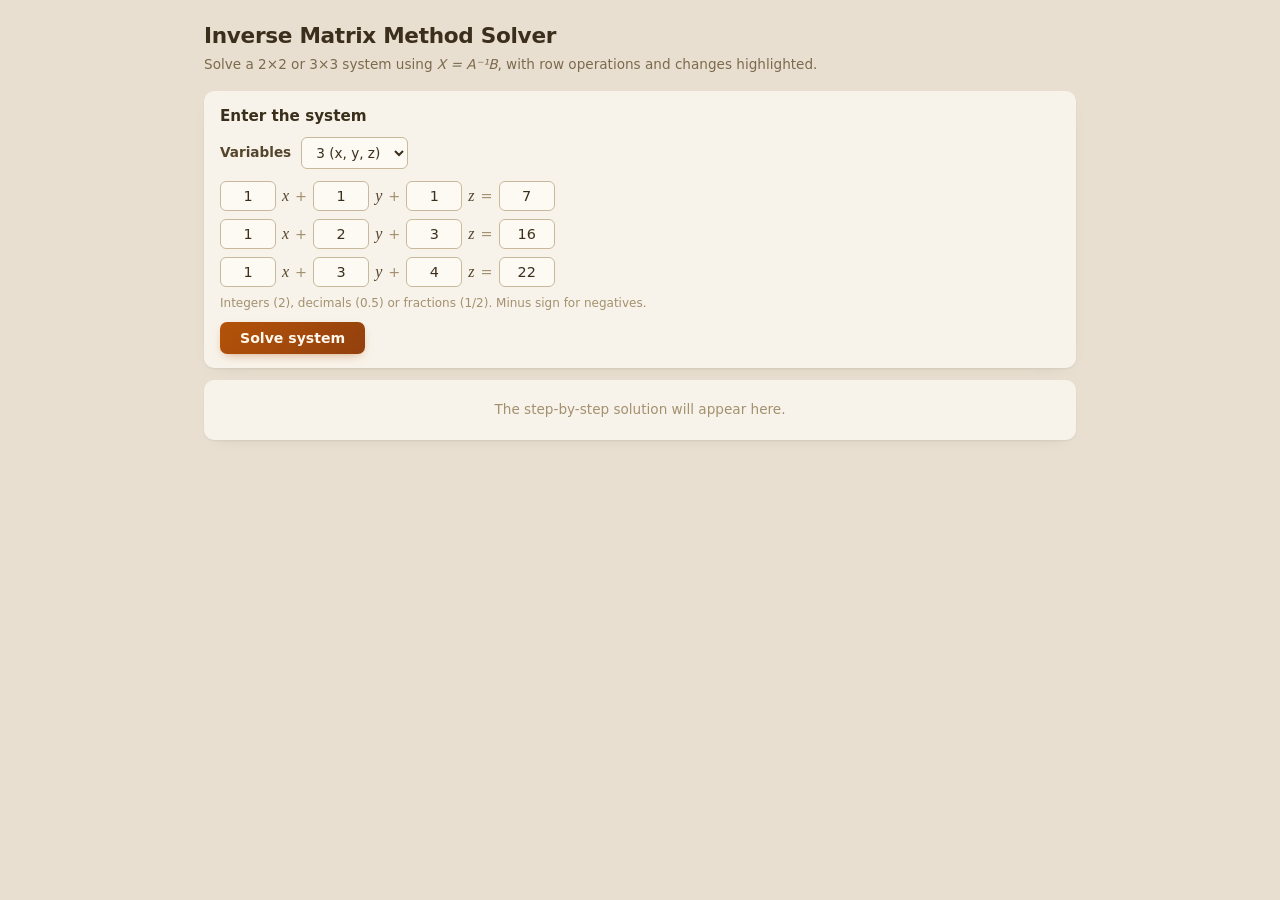
<file: InverseMatrix.html>
<!DOCTYPE html>
<html lang="en">
<head>
<meta charset="UTF-8" />
<meta name="viewport" content="width=device-width, initial-scale=1.0" />
<title>Inverse Matrix Method — Solver</title>
<style>
  * { box-sizing: border-box; }
  body {
    margin: 0; padding: 0;
    background: #e8dfd0;
    color: #1e293b;
    font-family: 'Segoe UI', system-ui, -apple-system, sans-serif;
    font-size: 14px;
    line-height: 1.45;
  }
  .wrap { max-width: 900px; margin: 0 auto; padding: 20px 14px 50px; }

  header h1 { margin: 0 0 4px; font-size: 1.35rem; color: #3b2f1c; letter-spacing: -0.3px; }
  header p { margin: 0 0 16px; color: #7c6a4d; font-size: 0.85rem; }

  .card {
    background: #f8f3ea;
    border-radius: 10px;
    padding: 14px 16px;
    margin-bottom: 12px;
    box-shadow: 0 1px 2px rgba(59,47,28,.07), 0 6px 18px -14px rgba(59,47,28,.25);
  }
  .card h2 { margin: 0 0 10px; font-size: 0.95rem; color: #3b2f1c; font-weight: 650; }

  .field { display: flex; align-items: center; gap: 10px; margin-bottom: 12px; flex-wrap: wrap; }
  .field label { font-weight: 600; font-size: 0.85rem; color: #55452c; }
  select {
    padding: 6px 10px; border: 1.4px solid #c9b99c; border-radius: 6px;
    background: #fdfaf4; color: #3b2f1c; font-size: 0.85rem; font-family: inherit; cursor: pointer;
  }
  select:focus { outline: none; border-color: #b45309; box-shadow: 0 0 0 2px rgba(180,83,9,.15); }

  .eq-row { display: flex; align-items: center; gap: 6px; margin-bottom: 8px; flex-wrap: wrap; }
  .eq-row input {
    width: 56px; padding: 6px 4px;
    border: 1.4px solid #c9b99c; border-radius: 6px;
    background: #fdfaf4; color: #3b2f1c;
    font-size: 0.9rem; font-family: inherit; text-align: center;
  }
  .eq-row input:focus { outline: none; border-color: #b45309; box-shadow: 0 0 0 2px rgba(180,83,9,.15); }

  .var { font-family: Georgia, serif; font-style: italic; font-size: 1rem; color: #55452c; }
  .op { color: #a3906e; font-size: 0.9rem; }

  .hint { font-size: 0.75rem; color: #a3906e; margin: 2px 0 10px; }

  button.solve {
    padding: 8px 20px; border: none; border-radius: 7px;
    background: linear-gradient(135deg, #b45309, #92400e);
    color: #fff8ec; font-size: 0.88rem; font-weight: 600; font-family: inherit;
    cursor: pointer; box-shadow: 0 4px 12px -5px rgba(180,83,9,.6);
    transition: transform .1s;
  }
  button.solve:hover { transform: translateY(-1px); }
  button.solve:active { transform: translateY(0); }

  .step {
    background: #faf5ec; border-radius: 10px;
    padding: 12px 16px; margin-bottom: 10px;
    border-left: 3px solid #b45309;
    box-shadow: 0 1px 2px rgba(59,47,28,.05);
  }
  .step.answer { border-left-color: #15803d; background: linear-gradient(135deg, #eef7ec, #dcf0d8); }
  .step.error  { border-left-color: #b91c1c; background: #fbeeee; }

  .step-head { display: flex; align-items: center; gap: 8px; margin-bottom: 8px; }
  .badge {
    flex-shrink: 0; width: 22px; height: 22px; border-radius: 50%;
    background: #b45309; color: #fff8ec;
    display: flex; align-items: center; justify-content: center;
    font-size: 0.72rem; font-weight: 700;
  }
  .step.answer .badge { background: #15803d; }
  .step.error  .badge { background: #b91c1c; }
  .step-head h2 { margin: 0; font-size: 0.88rem; color: #3b2f1c; font-weight: 650; }
  .step-body p { margin: 0 0 6px; font-size: 0.82rem; color: #55452c; }

  /* matrix */
  .mathline {
    display: flex; align-items: center; flex-wrap: wrap; gap: 4px;
    padding: 6px 2px; font-size: 0.88rem; overflow-x: auto;
  }
  .matrix { display: inline-flex; align-items: stretch; vertical-align: middle; margin: 2px 4px; }
  .matrix .brk {
    width: 5px; border: 1.5px solid #3b2f1c; border-radius: 2px; flex-shrink: 0;
  }
  .matrix .brk.l { border-right: none; border-top-right-radius: 0; border-bottom-right-radius: 0; }
  .matrix .brk.r { border-left: none;  border-top-left-radius: 0;  border-bottom-left-radius: 0; }
  .matrix table { border-collapse: collapse; margin: 0 2px; }
  .matrix td {
    padding: 3px 7px; text-align: center;
    font-family: Georgia, serif; font-size: 0.85rem; line-height: 1.2;
    white-space: nowrap;
  }
  .matrix td.divider { border-left: 1.2px solid #a3906e; padding-left: 10px; }
  .matrix td.changed {
    background: #fde68a; color: #78350f; font-weight: 700;
    box-shadow: inset 0 0 0 1.2px #f59e0b; border-radius: 3px;
  }

  .frac { display: inline-flex; align-items: center; vertical-align: middle; font-size: 0.85em; line-height: 1; }
  .frac .sign { padding-right: 1px; }
  .frac .stack { display: inline-block; text-align: center; vertical-align: middle; }
  .frac .num { display: block; border-bottom: 1.1px solid currentColor; padding: 0 2px; }
  .frac .den { display: block; padding: 0 2px; }

  .eqs { font-family: Georgia, serif; font-size: 0.88rem; line-height: 1.6; padding: 2px; color: #3b2f1c; }
  .eqs .v { font-style: italic; }
  .eqs div { padding: 1px 0; }

  .op-label {
    display: block; margin: 8px 0 6px; padding: 6px 10px;
    background: #fef3c7; border: 1px solid #fcd34d; border-radius: 6px;
    font-size: 0.78rem; color: #78350f;
  }
  .op-label .op-head {
    font-weight: 700; color: #92400e; margin-bottom: 2px;
    font-size: 0.68rem; text-transform: uppercase; letter-spacing: 0.4px;
  }
  .op-label .op-line { font-weight: 600; padding: 1px 0; }

  .answer-line {
    font-family: Georgia, serif; font-size: 1.1rem; color: #14532d;
    padding: 4px 2px; letter-spacing: 0.2px;
  }
  .answer-line .v { font-style: italic; }
  .answer-line .val { font-weight: 700; }
  .answer-line .sep { color: #4d7c0f; margin: 0 5px; }

  .empty { text-align: center; color: #a3906e; padding: 20px 12px; font-size: 0.85rem; }

  @media (max-width: 520px) {
    .wrap { padding: 12px 8px 30px; }
    .card, .step { padding: 10px 12px; }
    .eq-row input { width: 46px; }
    .matrix td { padding: 2px 5px; font-size: 0.78rem; }
  }
</style>
</head>
<body>
<div class="wrap">
  <header>
    <h1>Inverse Matrix Method Solver</h1>
    <p>Solve a 2×2 or 3×3 system using <em>X = A⁻¹B</em>, with row operations and changes highlighted.</p>
  </header>

  <div class="card">
    <h2>Enter the system</h2>
    <div class="field">
      <label for="nVars">Variables</label>
      <select id="nVars">
        <option value="2">2 (x, y)</option>
        <option value="3" selected>3 (x, y, z)</option>
      </select>
    </div>
    <div id="inputArea"></div>
    <p class="hint">Integers (2), decimals (0.5) or fractions (1/2). Minus sign for negatives.</p>
    <button class="solve" id="solveBtn">Solve system</button>
  </div>

  <div id="output">
    <div class="card empty">The step-by-step solution will appear here.</div>
  </div>
</div>

<script>
/* ---------- fraction arithmetic ---------- */
function gcd(a,b){a=Math.abs(a);b=Math.abs(b);while(b){const t=b;b=a%b;a=t;}return a;}
function Frac(n,d){
  if(d===undefined)d=1;
  if(isNaN(n)||isNaN(d)){this.n=0;this.d=1;return;}
  if(d===0)throw new Error('Division by zero');
  if(d<0){n=-n;d=-d;}
  const g=gcd(Math.abs(n),Math.abs(d))||1;
  this.n=n/g;this.d=d/g;
}
Frac.prototype.add=function(o){return new Frac(this.n*o.d+o.n*this.d,this.d*o.d);};
Frac.prototype.sub=function(o){return new Frac(this.n*o.d-o.n*this.d,this.d*o.d);};
Frac.prototype.mul=function(o){return new Frac(this.n*o.n,this.d*o.d);};
Frac.prototype.div=function(o){return new Frac(this.n*o.d,this.d*o.n);};
Frac.prototype.neg=function(){return new Frac(-this.n,this.d);};
Frac.prototype.isZero=function(){return this.n===0;};
Frac.prototype.isNeg=function(){return this.n<0;};
Frac.prototype.isOne=function(){return this.n===1&&this.d===1;};

function parseNum(s){
  s=String(s).trim();
  if(s==='')return new Frac(0);
  if(s.indexOf('/')!==-1){
    const p=s.split('/');
    const a=parseFloat(p[0]),b=parseFloat(p[1]);
    if(isNaN(a)||isNaN(b)||b===0||!isFinite(a)||!isFinite(b))throw new Error('bad');
    return new Frac(Math.round(a*1e6),Math.round(b*1e6));
  }
  if(s.indexOf('.')!==-1){
    const dec=s.split('.')[1].length;
    const mult=Math.pow(10,dec);
    const v=parseFloat(s);
    if(isNaN(v)||!isFinite(v))throw new Error('bad');
    return new Frac(Math.round(v*mult),mult);
  }
  const v=parseInt(s,10);
  if(isNaN(v)||!isFinite(v))throw new Error('bad');
  return new Frac(v);
}

/* ---------- HTML renderers ---------- */
function renderFrac(f){
  if(!f||f.n===undefined||f.d===undefined)return '?';
  if(f.d===1)return String(f.n);
  const sign=f.n<0?'\u2212':'';
  const num=Math.abs(f.n);
  return '<span class="frac">'+
    (sign?'<span class="sign">'+sign+'</span>':'')+
    '<span class="stack"><span class="num">'+num+'</span>'+
    '<span class="den">'+f.d+'</span></span></span>';
}

function renderMatrix(M,dividerAfter,highlight){
  let t='<table>';
  for(let i=0;i<M.length;i++){
    t+='<tr>';
    for(let j=0;j<M[i].length;j++){
      const cls=[];
      if(dividerAfter!==undefined&&j===dividerAfter)cls.push('divider');
      if(highlight&&highlight[i]&&highlight[i][j])cls.push('changed');
      t+='<td'+(cls.length?' class="'+cls.join(' ')+'"':'')+'>'+renderFrac(M[i][j])+'</td>';
    }
    t+='</tr>';
  }
  t+='</table>';
  return '<span class="matrix"><span class="brk l"></span>'+t+'<span class="brk r"></span></span>';
}

function renderColumn(items){return renderMatrix(items.map(x=>[x]));}

function renderVariableColumn(vars){
  let t='<table>';
  for(let i=0;i<vars.length;i++)t+='<tr><td><span class="v">'+vars[i]+'</span></td></tr>';
  t+='</table>';
  return '<span class="matrix"><span class="brk l"></span>'+t+'<span class="brk r"></span></span>';
}

function renderSystem(n,A,B){
  const vars=['x','y','z'];
  let html='<div class="eqs">';
  for(let i=0;i<n;i++){
    let line='';
    for(let j=0;j<n;j++){
      const c=A[i][j];
      if(c.isZero())continue;
      const abs=new Frac(Math.abs(c.n),c.d);
      let coef;
      if(abs.isOne())coef='';
      else if(abs.d===1)coef=String(abs.n);
      else coef=renderFrac(abs);
      const term=coef+'<span class="v">'+vars[j]+'</span>';
      if(line==='')line=(c.isNeg()?'\u2212':'')+term;
      else line+=(c.isNeg()?' \u2212 ':' + ')+term;
    }
    if(line==='')line='0';
    html+='<div>'+line+' = '+renderFrac(B[i])+'</div>';
  }
  html+='</div>';
  return html;
}

function subDigits(n){
  const map='₀₁₂₃₄₅₆₇₈₉';
  return String(n).split('').map(d=>{const i=parseInt(d,10);return isNaN(i)?d:map[i];}).join('');
}

/* ---------- Gauss–Jordan with combined eliminations ---------- */
function cloneMat(M){return M.map(r=>r.slice());}
function computeHighlight(prev,curr){
  const h=[];
  for(let i=0;i<curr.length;i++){
    h.push([]);
    for(let j=0;j<curr[i].length;j++){
      if(!prev){h[i].push(false);continue;}
      const p=prev[i][j],c=curr[i][j];
      h[i].push(p.n!==c.n||p.d!==c.d);
    }
  }
  return h;
}

function gaussJordan(n,A){
  let M=A.map((row,i)=>{
    const idRow=[];
    for(let j=0;j<n;j++)idRow.push(new Frac(i===j?1:0));
    return row.concat(idRow);
  });
  const steps=[];

  for(let col=0;col<n;col++){
    // pivot swap
    if(M[col][col].isZero()){
      let sw=-1;
      for(let r=col+1;r<n;r++){if(!M[r][col].isZero()){sw=r;break;}}
      if(sw===-1)return{singular:true,steps:steps};
      const prev=cloneMat(M);
      const tmp=M[col];M[col]=M[sw];M[sw]=tmp;
      steps.push({
        ops:['R'+subDigits(col+1)+' \u2194 R'+subDigits(sw+1)],
        title:'Pivot operation',
        desc:'Interchange rows '+(col+1)+' and '+(sw+1)+' to bring a non-zero pivot into position.',
        mat:cloneMat(M),
        highlight:computeHighlight(prev,M)
      });
    }

    // pivot scale
    const pivot=M[col][col];
    if(!pivot.isOne()){
      const prev=cloneMat(M);
      for(let j=0;j<2*n;j++)M[col][j]=M[col][j].div(pivot);
      const inv=new Frac(1).div(pivot);
      steps.push({
        ops:['R'+subDigits(col+1)+' \u2192 '+renderFrac(inv)+' \u00b7 R'+subDigits(col+1)],
        title:'Pivot operation',
        desc:'Divide row '+(col+1)+' by '+renderFrac(pivot)+' so the pivot becomes 1.',
        mat:cloneMat(M),
        highlight:computeHighlight(prev,M)
      });
    }

    // combined eliminations
    const prev=cloneMat(M);
    const ops=[];
    let anyChange=false;
    for(let row=0;row<n;row++){
      if(row===col)continue;
      const f=M[row][col];
      if(f.isZero())continue;
      anyChange=true;
      for(let j=0;j<2*n;j++)M[row][j]=M[row][j].sub(f.mul(M[col][j]));
      if(f.isNeg()){
        ops.push('R'+subDigits(row+1)+' \u2192 R'+subDigits(row+1)+' + '+
                 renderFrac(f.neg())+' \u00b7 R'+subDigits(col+1));
      }else{
        ops.push('R'+subDigits(row+1)+' \u2192 R'+subDigits(row+1)+' \u2212 '+
                 renderFrac(f)+' \u00b7 R'+subDigits(col+1));
      }
    }
    if(anyChange){
      steps.push({
        ops:ops,
        title:'Elimination',
        desc:'Use the pivot in row '+(col+1)+' to eliminate the other entries in column '+(col+1)+'.',
        mat:cloneMat(M),
        highlight:computeHighlight(prev,M)
      });
    }
  }

  const inv=M.map(r=>r.slice(n));
  return {singular:false,inv:inv,steps:steps};
}

/* ---------- build solution ---------- */
function renderOpLabel(s){
  let out='<div class="op-label">';
  out+='<div class="op-head">'+(s.title||'Operation')+'</div>';
  s.ops.forEach(o=>{out+='<div class="op-line">'+o+'</div>';});
  out+='</div>';
  return out;
}

function buildSolution(n,A,B){
  let stepNum=0;
  const step=(title,body,cls)=>{
    stepNum++;
    return '<section class="step '+(cls||'')+'">'+
      '<div class="step-head"><span class="badge">'+stepNum+'</span>'+
      '<h2>'+title+'</h2></div>'+
      '<div class="step-body">'+body+'</div></section>';
  };
  const vars=['x','y','z'].slice(0,n);
  let html='';

  // Step 1
  html+=step('Write the system in matrix form <em>AX = B</em>',
    '<p>The given system is:</p>'+renderSystem(n,A,B)+
    '<p>In matrix form:</p>'+
    '<div class="mathline">'+renderMatrix(A)+renderVariableColumn(vars)+
    '<span style="font-size:1rem;">=</span>'+renderColumn(B)+'</div>');

  // Step 2
  const aug=A.map((row,i)=>{
    const idRow=[];
    for(let j=0;j<n;j++)idRow.push(new Frac(i===j?1:0));
    return row.concat(idRow);
  });
  html+=step('Form the augmented matrix [A : I]',
    '<p>To find <em>A</em><sup>\u22121</sup>, we form <em>[A : I]</em> and reduce <em>A</em> to <em>I</em>.</p>'+
    '<div class="mathline">[A : I] = '+renderMatrix(aug,n)+'</div>');

  // Row reduction
  const res=gaussJordan(n,A);

  if(res.singular){
    let body='';
    res.steps.forEach(s=>{
      body+=renderOpLabel(s);
      body+='<p>'+s.desc+'</p>';
      body+='<div class="mathline">'+renderMatrix(s.mat,n,s.highlight)+'</div>';
    });
    if(body)html+=step('Row reduction (halted)',body);
    return html+'<section class="step error">'+
      '<div class="step-head"><span class="badge">!</span>'+
      '<h2>No unique solution</h2></div>'+
      '<div class="step-body"><p>A pivot column contained all zeros, so |A| = 0 and <em>A</em><sup>\u22121</sup> does not exist.</p>'+
      '</div></section>';
  }

  let gaussBody='<p>Apply row operations to transform [A : I] into [I : A\u207B\u00B9]. '+
    'Changed cells are highlighted in <span style="background:#fde68a;padding:1px 5px;'+
    'border-radius:3px;font-weight:600;color:#78350f;">amber</span>.</p>';

  res.steps.forEach(s=>{
    gaussBody+=renderOpLabel(s);
    gaussBody+='<p>'+s.desc+'</p>';
    gaussBody+='<div class="mathline">'+renderMatrix(s.mat,n,s.highlight)+'</div>';
  });
  html+=step('Reduce [A : I] to [I : A\u207B\u00B9] by row operations',gaussBody);

  // Inverse
  html+=step('Read off the inverse <em>A</em><sup>\u22121</sup>',
    '<p>The left half is now <em>I</em>, so the right half is the inverse:</p>'+
    '<div class="mathline"><em>A</em><sup>\u22121</sup> = '+renderMatrix(res.inv)+'</div>');

  // X = A⁻¹B
  const X=res.inv.map(row=>row.reduce((s,x,k)=>s.add(x.mul(B[k])),new Frac(0)));
  html+=step('Compute <em>X = A</em><sup>\u22121</sup><em>B</em>',
    '<div class="mathline"><em>X</em> = <em>A</em><sup>\u22121</sup><em>B</em> = '+
    renderMatrix(res.inv)+renderColumn(B)+' = '+renderColumn(X)+'</div>');

  // Answer
  const ansHtml=vars.map((v,i)=>'<span class="v">'+v+'</span> = <span class="val">'+
    renderFrac(X[i])+'</span>').join('<span class="sep">,</span>');
  html+='<section class="step answer">'+
    '<div class="step-head"><span class="badge">\u2713</span>'+
    '<h2>Solution</h2></div>'+
    '<div class="step-body"><div class="answer-line">'+ansHtml+'</div></div></section>';

  // Verification
  const check=A.map(row=>row.reduce((s,x,k)=>s.add(x.mul(X[k])),new Frac(0)));
  const ok=check.every((f,i)=>f.n===B[i].n&&f.d===B[i].d);
  html+=step('Verification',
    '<div class="mathline"><em>AX</em> = '+renderMatrix(A)+renderColumn(X)+' = '+renderColumn(check)+'</div>'+
    '<p>'+(ok?'This equals <em>B</em>, so the solution is verified. \u2713':'Check did not match exactly.')+'</p>');

  return html;
}

/* ---------- UI ---------- */
const DEFAULTS={
  2:{A:[['2','3'],['4','-1']],B:['13','5']},
  3:{A:[['1','1','1'],['1','2','3'],['1','3','4']],B:['7','16','22']}
};

function generateInputs(){
  const n=parseInt(document.getElementById('nVars').value,10);
  const vars=['x','y','z'].slice(0,n);
  const d=DEFAULTS[n];
  let html='';
  for(let i=0;i<n;i++){
    html+='<div class="eq-row">';
    for(let j=0;j<n;j++){
      html+='<input type="text" id="a'+i+j+'" value="'+d.A[i][j]+'" inputmode="text" />';
      html+='<span class="var">'+vars[j]+'</span>';
      if(j<n-1)html+='<span class="op">+</span>';
    }
    html+='<span class="op">=</span>';
    html+='<input type="text" id="b'+i+'" value="'+d.B[i]+'" inputmode="text" />';
    html+='</div>';
  }
  document.getElementById('inputArea').innerHTML=html;
  document.getElementById('output').innerHTML='<div class="card empty">The step-by-step solution will appear here.</div>';
}

function solveSystem(){
  const n=parseInt(document.getElementById('nVars').value,10);
  const A=[],B=[];
  try{
    for(let i=0;i<n;i++){
      const row=[];
      for(let j=0;j<n;j++)row.push(parseNum(document.getElementById('a'+i+j).value));
      A.push(row);
      B.push(parseNum(document.getElementById('b'+i).value));
    }
  }catch(e){
    alert('Please enter valid numbers (integers, decimals like 0.5, or fractions like 1/2).');
    return;
  }
  const out=document.getElementById('output');
  try{out.innerHTML=buildSolution(n,A,B);}
  catch(err){
    out.innerHTML='<div class="card error"><strong>Error:</strong> '+err.message+'</div>';
    console.error(err);
  }
  out.scrollIntoView({behavior:'smooth',block:'start'});
}

document.getElementById('nVars').addEventListener('change',generateInputs);
document.getElementById('solveBtn').addEventListener('click',solveSystem);
generateInputs();
</script>
</body>
</html>
</file>
<file: style.css>
/* ── Theme variables ── */
:root {
    --bg-page: #0d1117;
    --bg-container: #161b22;
    --border-color: #30363d;
    --text-color: #e6edf3;
    --text-muted: #8b949e;
    --input-bg: #0d1117;
    --input-border: #30363d;
    --input-text: #e6edf3;
    --table-bg: #0d1117;
    --table-header-bg: #1c2333;
    --table-header-text: #8b949e;
    --table-cell-bg: #0d1117;
    --table-cell-text: #e6edf3;
    --badge-init: #1c2333;
    --badge-init-text: #8b949e;
    --badge-add-bg: #1c2d24;
    --badge-add-text: #7ee787;
    --badge-sub-bg: #2d1b1e;
    --badge-sub-text: #f85149;
    --badge-noop-bg: #252525;
    --badge-noop-text: #8b949e;
    --badge-asr-bg: #1c2333;
    --badge-asr-text: #58a6ff;
    --highlight-lsb: #58a6ff;
    --highlight-qminus1: #f0883e;
    --op-symbol: #f0883e;
    --result-green: #7ee787;
    --discard-red: #f85149;
    --dash-color: #484f58;
    --eq-sign-color: #8b949e;
    --zero-term-color: #e6edf3;
    --final-expansion-bg: #0d1117;
    --final-expansion-border: #30363d;
    --shadow: 0 20px 50px rgba(0, 0, 0, 0.7);
    --footnote-color: #484f58;
    --scrollbar-track: #0d1117;
    --scrollbar-thumb: #30363d;
    --scrollbar-thumb-hover: #484f58;
}
/* Light theme */
[data-theme="light"] {
    --bg-page: #e8e0d5;
    --bg-container: #f5f0e8;
    --border-color: #d5cdc0;
    --text-color: #3a3028;
    --text-muted: #8a7e6e;
    --input-bg: #fcf8f0;
    --input-border: #d5cdc0;
    --input-text: #3a3028;
    --table-bg: rgba(252,248,240,0.5);
    --table-header-bg: rgba(220,210,195,0.4);
    --table-header-text: #5a4f3f;
    --table-cell-bg: rgba(252,248,240,0.2);
    --table-cell-text: #3a3028;
    --badge-init: rgba(200,190,175,0.3);
    --badge-init-text: #5a4f3f;
    --badge-add-bg: rgba(60,180,60,0.15);
    --badge-add-text: #2a7a2a;
    --badge-sub-bg: rgba(200,60,60,0.15);
    --badge-sub-text: #8a3030;
    --badge-noop-bg: rgba(160,150,135,0.15);
    --badge-noop-text: #6a5f4f;
    --badge-asr-bg: rgba(70,130,200,0.15);
    --badge-asr-text: #3a6a8a;
    --highlight-lsb: #4a7aaa;
    --highlight-qminus1: #b87040;
    --op-symbol: #b87040;
    --result-green: #3a8a3a;
    --discard-red: #c04040;
    --dash-color: #a09080;
    --eq-sign-color: #8a7e6e;
    --zero-term-color: #6a5f4f;
    --final-expansion-bg: rgba(252,248,240,0.5);
    --final-expansion-border: #d5cdc0;
    --shadow: 0 12px 40px rgba(0,0,0,0.1), inset 0 0 60px rgba(255,248,235,0.3);
    --footnote-color: #8a7e6e;
    --scrollbar-track: #f0ebe3;
    --scrollbar-thumb: #c5bdb0;
    --scrollbar-thumb-hover: #b0a898;
}
/* ── Reset & base ── */
* {
    box-sizing: border-box;
    margin: 0;
    padding: 0;
}
body {
    background: var(--bg-page);
    background-image: 
        linear-gradient(rgba(200,190,180,0.1) 1px, transparent 1px),
        linear-gradient(90deg, rgba(200,190,180,0.1) 1px, transparent 1px);
    background-size: 20px 20px;
    color: var(--text-color);
    font-family: 'Segoe UI', 'SF Pro Display', sans-serif;
    min-height: 100vh;
    display: flex;
    justify-content: center;
    align-items: center;
    padding: 12px;
    transition: background 0.3s ease, color 0.3s ease;
}
.container {
    max-width: 1300px;
    width: 100%;
    background: var(--bg-container);
    border-radius: 16px;
    padding: 16px 18px 24px;
    border: 1px solid var(--border-color);
    box-shadow: var(--shadow);
    position: relative;
    transition: background 0.3s ease, border 0.3s ease, box-shadow 0.3s ease;
}
.container::before {
    content: '';
    position: absolute;
    top: 0; left: 0; right: 0; bottom: 0;
    background: repeating-linear-gradient(0deg, transparent, transparent 28px, rgba(200,190,180,0.05) 28px, rgba(200,190,180,0.05) 29px);
    pointer-events: none;
    border-radius: 16px;
}

@import url('https://fonts.googleapis.com/css2?family=Caveat:wght@400;600;700&display=swap');

.header {
    display: flex;
    justify-content: space-between;
    align-items: center;
    flex-wrap: wrap;
    margin-bottom: 4px;
    gap: 8px;
}
h1 {
    font-size: 26px;
    font-weight: 700;
    display: flex;
    align-items: center;
    gap: 8px;
    font-family: 'Caveat', cursive;
    color: var(--text-color);
    transition: color 0.3s ease;
}
h1 small {
    font-size: 16px;
    font-weight: 400;
    color: var(--text-muted);
    margin-left: 6px;
}

.toggle-wrapper {
    display: flex;
    align-items: center;
    gap: 6px;
    font-family: 'Caveat', cursive;
    font-size: 16px;
    color: var(--text-color);
}
.toggle-wrapper input[type="checkbox"] {
    width: 16px;
    height: 16px;
    accent-color: var(--highlight-lsb);
    cursor: pointer;
}

.theme-toggle {
    display: flex;
    align-items: center;
    gap: 4px;
}
.theme-toggle label {
    font-family: 'Caveat', cursive;
    font-size: 16px;
    color: var(--text-muted);
    cursor: pointer;
}
.theme-toggle input[type="checkbox"] {
    width: 16px;
    height: 16px;
    accent-color: var(--highlight-lsb);
    cursor: pointer;
}

.subhead {
    color: var(--text-muted);
    font-size: 14px;
    border-left: 2px solid var(--border-color);
    padding-left: 12px;
    margin-bottom: 16px;
    margin-top: 2px;
    font-family: 'Caveat', cursive;
    transition: color 0.3s ease, border-color 0.3s ease;
}

.input-grid {
    display: flex;
    flex-wrap: wrap;
    gap: 12px 16px;
    align-items: flex-end;
    background: var(--table-bg);
    padding: 12px 16px;
    border-radius: 12px;
    border: 1px solid var(--border-color);
    margin-bottom: 16px;
    transition: background 0.3s ease, border 0.3s ease;
}
.input-group {
    display: flex;
    flex-direction: column;
    gap: 2px;
    flex: 1 1 100px;
    min-width: 90px;
}
.input-group label {
    font-size: 13px;
    font-weight: 600;
    color: var(--text-muted);
    text-transform: uppercase;
    letter-spacing: 0.5px;
    font-family: 'Caveat', cursive;
}
.input-group input {
    background: var(--input-bg);
    border: 1.5px solid var(--input-border);
    border-radius: 8px;
    padding: 6px 10px;
    color: var(--input-text);
    font-size: 16px;
    font-weight: 500;
    width: 100%;
    font-family: 'Caveat', cursive;
    transition: border 0.2s, box-shadow 0.2s, background 0.3s, color 0.3s;
}
.input-group input:focus {
    outline: none;
    border-color: var(--highlight-lsb);
    box-shadow: 0 0 0 2px rgba(88, 166, 255, 0.15);
}
.btn-calc {
    background: var(--highlight-lsb);
    color: #fff;
    border: none;
    border-radius: 8px;
    padding: 6px 22px;
    font-size: 16px;
    font-weight: 600;
    cursor: pointer;
    transition: background 0.2s, transform 0.1s;
    height: 36px;
    align-self: flex-end;
    flex: 0 0 auto;
    white-space: nowrap;
    font-family: 'Caveat', cursive;
    letter-spacing: 0.3px;
}
.btn-calc:hover { background: var(--highlight-qminus1); }
.btn-calc:active { transform: scale(0.97); }

.message {
    padding: 8px 14px;
    border-radius: 8px;
    margin-bottom: 14px;
    font-size: 14px;
    font-weight: 500;
    display: none;
    font-family: 'Caveat', cursive;
}
.message.error {
    display: block;
    background: var(--badge-sub-bg);
    border: 1px solid var(--discard-red);
    color: var(--badge-sub-text);
}
.message.success {
    display: block;
    background: var(--badge-add-bg);
    border: 1px solid var(--result-green);
    color: var(--badge-add-text);
}

.result-summary {
    display: flex;
    flex-wrap: wrap;
    gap: 12px 24px;
    background: var(--table-bg);
    border-radius: 12px;
    padding: 10px 18px;
    border: 1px solid var(--border-color);
    margin-bottom: 16px;
    align-items: center;
    transition: background 0.3s, border 0.3s;
}
.result-summary .label {
    font-size: 13px;
    color: var(--text-muted);
    font-weight: 600;
    letter-spacing: 0.3px;
    font-family: 'Caveat', cursive;
}
.result-summary .value {
    font-family: 'Caveat', cursive;
    font-size: 17px;
    font-weight: 600;
    color: var(--text-color);
}

/* ── Table Controls ── */
.table-controls {
    display: flex;
    justify-content: flex-end;
    align-items: center;
    margin-bottom: 8px;
    gap: 12px;
}

/* ── Result Controls ── */
.result-controls {
    display: flex;
    justify-content: flex-start;
    align-items: center;
    margin-top: 8px;
    gap: 12px;
}

.table-wrap {
    overflow-x: auto;
    border-radius: 10px;
    border: 1px solid var(--border-color);
    background: var(--table-bg);
    transition: background 0.3s, border 0.3s;
}
table {
    width: 100%;
    border-collapse: collapse;
    font-size: 12px;
    min-width: 680px;
    font-family: 'Caveat', cursive;
}
thead th {
    background: var(--table-header-bg);
    color: var(--table-header-text);
    font-weight: 700;
    font-size: 11px;
    text-transform: uppercase;
    letter-spacing: 0.5px;
    padding: 4px 4px;
    border-bottom: 2px solid var(--border-color);
    text-align: center;
    position: sticky;
    top: 0;
    z-index: 2;
    transition: background 0.3s, color 0.3s, border-color 0.3s;
}
tbody td {
    padding: 4px 4px;
    text-align: center;
    font-family: 'Caveat', cursive;
    font-size: 13px;
    vertical-align: middle;
    background: var(--table-cell-bg);
    color: var(--table-cell-text);
    transition: background 0.3s, color 0.3s;
}

.table-wrap th, .table-wrap td {
    border-right: 1px solid var(--border-color);
}
.table-wrap th:last-child, .table-wrap td:last-child { border-right: none; }
.table-wrap th:first-child, .table-wrap td:first-child { border-left: 1px solid var(--border-color); }

tbody tr td {
    border-bottom: 1px solid var(--border-color);
}
tbody tr:last-child td {
    border-bottom: none;
}

.a-stack {
    display: inline-block;
    text-align: right;
    line-height: 1.3;
    font-size: 12px;
    font-family: 'Caveat', cursive;
}
.a-stack .line { display: block; white-space: nowrap; }
.a-stack .op-symbol { color: var(--op-symbol); font-weight: 700; }
.a-stack .result { color: var(--result-green); font-weight: 700; }
.a-stack .discard { color: var(--discard-red); font-weight: 700; }
.a-stack .dash { color: var(--dash-color); letter-spacing: 1px; }

.badge {
    display: inline-block;
    padding: 1px 6px;
    border-radius: 16px;
    font-size: 11px;
    font-weight: 600;
    font-family: 'Caveat', cursive;
    letter-spacing: 0.2px;
    white-space: normal;
    word-break: break-word;
}
.badge-init { background: var(--badge-init); color: var(--badge-init-text); }
.badge-add { background: var(--badge-add-bg); color: var(--badge-add-text); }
.badge-sub { background: var(--badge-sub-bg); color: var(--badge-sub-text); }
.badge-noop { background: var(--badge-noop-bg); color: var(--badge-noop-text); }
.badge-asr { background: var(--badge-asr-bg); color: var(--badge-asr-text); }
.badge-asr .arrow { color: var(--op-symbol); margin-left: 3px; }

.highlight-lsb { color: var(--highlight-lsb); font-weight: 700; }
.highlight-qminus1 { color: var(--highlight-qminus1); font-weight: 700; }
.q0qminus1-display { font-weight: 700; letter-spacing: 1px; }
.q0qminus1-display .q0 { color: var(--highlight-lsb); }
.q0qminus1-display .qminus1 { color: var(--highlight-qminus1); }

.footnote {
    margin-top: 12px;
    color: var(--footnote-color);
    font-size: 12px;
    text-align: center;
    font-family: 'Caveat', cursive;
}
.footnote code {
    background: var(--table-header-bg);
    padding: 1px 10px;
    border-radius: 4px;
    color: var(--text-muted);
    font-family: 'Caveat', cursive;
}

/* ── Final Expansion ── */
.final-expansion {
    margin-top: 14px;
    background: var(--final-expansion-bg);
    border-radius: 12px;
    padding: 12px 18px;
    border: 1px solid var(--final-expansion-border);
    font-family: 'Caveat', cursive;
    color: var(--text-color);
    transition: background 0.3s, border 0.3s, color 0.3s;
    overflow-x: auto;
    overflow-y: hidden;
    -webkit-overflow-scrolling: touch;
}
.final-expansion .highlight { color: var(--highlight-lsb); }
.final-expansion .highlight-green { color: var(--result-green); }
.final-expansion .highlight-orange { color: var(--highlight-qminus1); }
.final-expansion .eq-sign {
    display: inline-block;
    width: 1.8em;
    text-align: right;
    color: var(--eq-sign-color);
    font-weight: 400;
    flex-shrink: 0;
}
.final-expansion .line-content {
    display: inline-block;
    white-space: nowrap;
}
.final-expansion .result-line {
    color: var(--result-green);
    font-weight: 700;
    margin-top: 0;
}
.final-expansion .zero-term { color: var(--zero-term-color); }
.final-expansion .line-wrapper {
    display: flex;
    align-items: baseline;
    padding-left: 100px;
    line-height: 1.8;
    font-size: 17px;
    white-space: nowrap;
    min-width: max-content;
}
.final-expansion .result-line {
    color: var(--result-green);
    font-weight: 700;
    margin-top: 0;
}

/* ─── Wrap Mode (Flowing Text) ─── */
.final-expansion.wrap-mode {
    overflow-x: visible;
}
.final-expansion.wrap-mode .line-wrapper {
    flex-wrap: wrap;
    white-space: normal;
    min-width: auto;
    padding-left: 0 !important;
}
.final-expansion.wrap-mode .line-content {
    white-space: normal;
}
.final-expansion.wrap-mode .eq-sign {
    flex-shrink: 0;
}

/* ─── Mobile: remove left padding ─── */
@media (max-width: 700px) {
    .final-expansion .line-wrapper {
        padding-left: 0;
    }
    .final-expansion .eq-sign {
        width: 1.4em;
    }
    .final-expansion .line-content {
        font-size: 15px;
    }
}

@media (max-width: 700px) {
    .container { padding: 12px 10px; }
    h1 { font-size: 22px; }
    .header { flex-direction: column; align-items: flex-start; gap: 6px; }
    .input-grid { flex-direction: column; gap: 8px; padding: 12px; }
    .input-group { flex: 1 1 auto; width: 100%; }
    .btn-calc { width: 100%; }
    table { font-size: 11px; min-width: 520px; }
    thead th { font-size: 10px; padding: 3px 3px; }
    tbody td { font-size: 12px; padding: 3px 3px; }
    .a-stack { font-size: 11px; }
    .badge { font-size: 10px; padding: 1px 5px; }
    .final-expansion .line-wrapper { font-size: 15px; }
    .table-controls { justify-content: flex-start; }
}
@media (max-width: 480px) {
    table { font-size: 10px; min-width: 420px; }
    thead th { font-size: 9px; padding: 2px 2px; }
    tbody td { font-size: 11px; padding: 2px 2px; }
    .a-stack { font-size: 10px; }
    .badge { font-size: 9px; padding: 1px 4px; }
    .final-expansion .line-wrapper { font-size: 14px; }
    .final-expansion .line-content { font-size: 13px; }
}
.table-wrap::-webkit-scrollbar {
    height: 6px;
}
.table-wrap::-webkit-scrollbar-track { background: var(--scrollbar-track); }
.table-wrap::-webkit-scrollbar-thumb { background: var(--scrollbar-thumb); border-radius: 4px; }
.table-wrap::-webkit-scrollbar-thumb:hover { background: var(--scrollbar-thumb-hover); }
</file>
